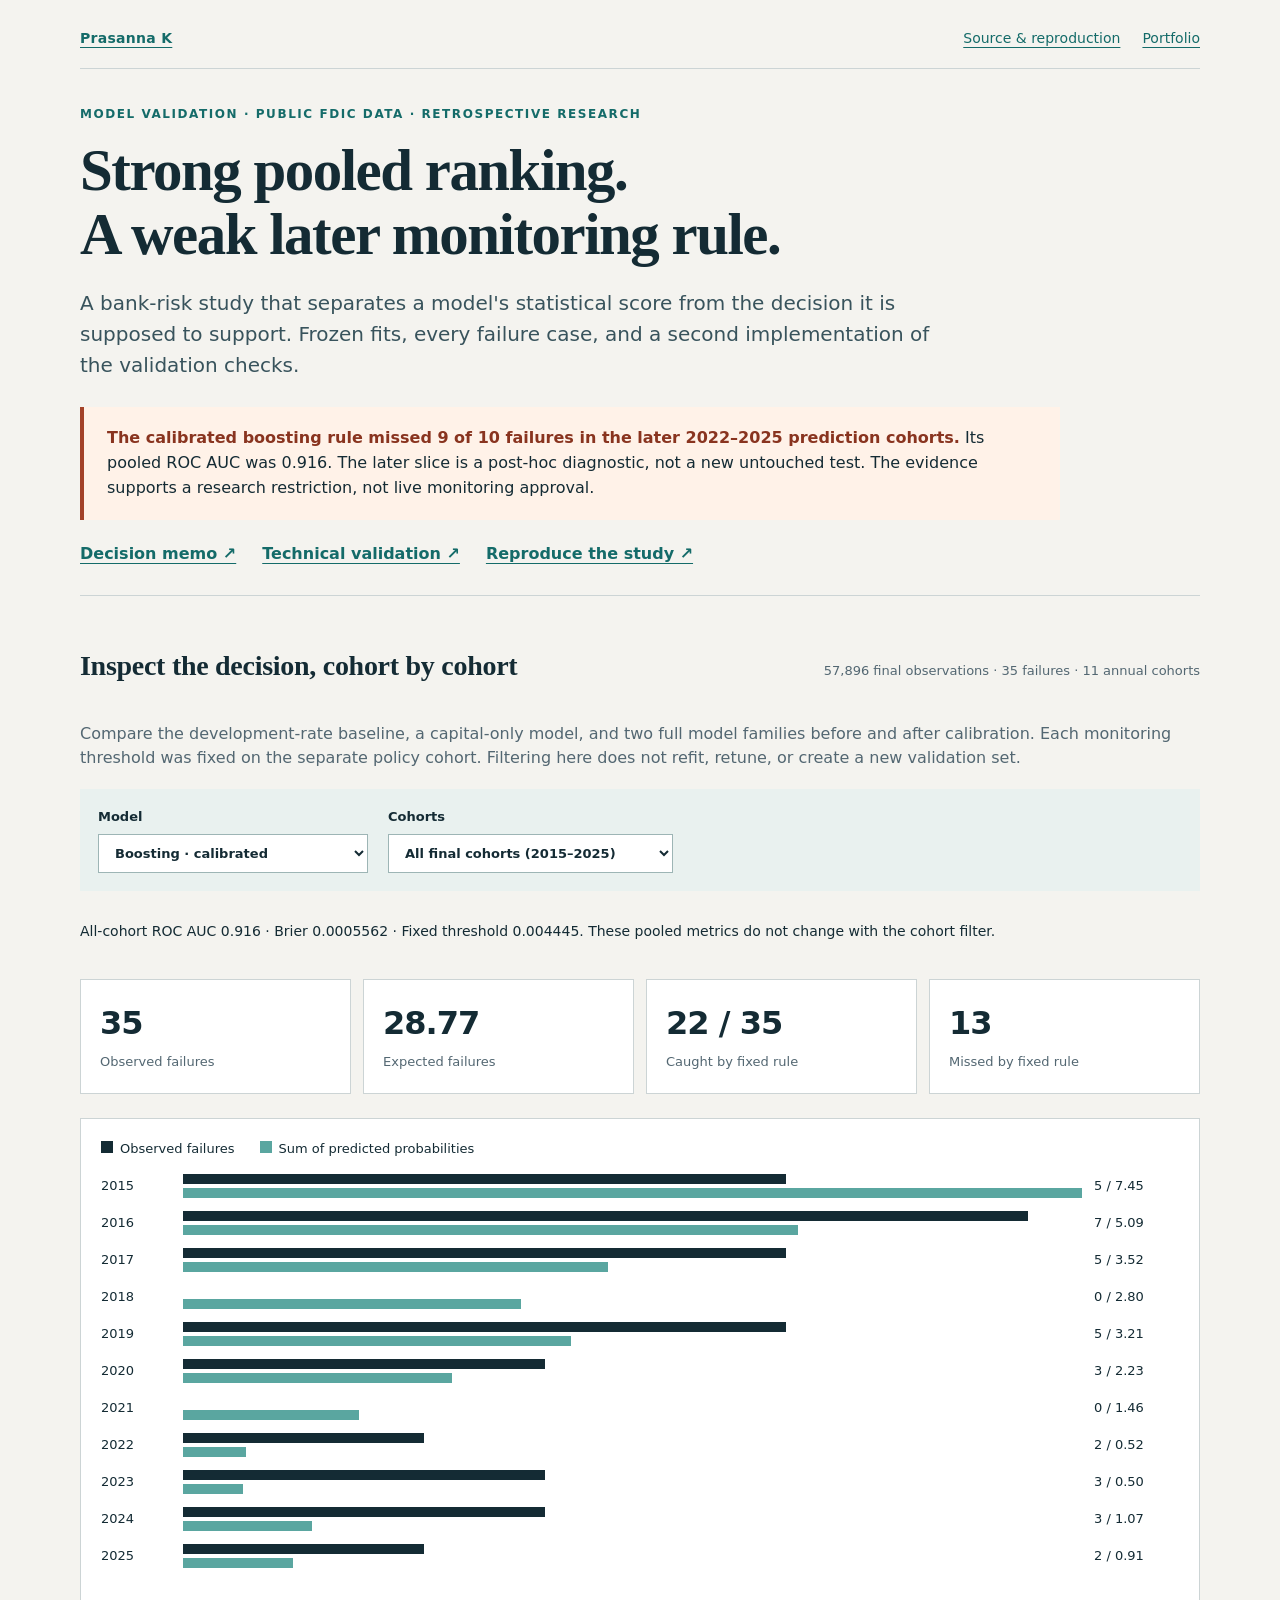
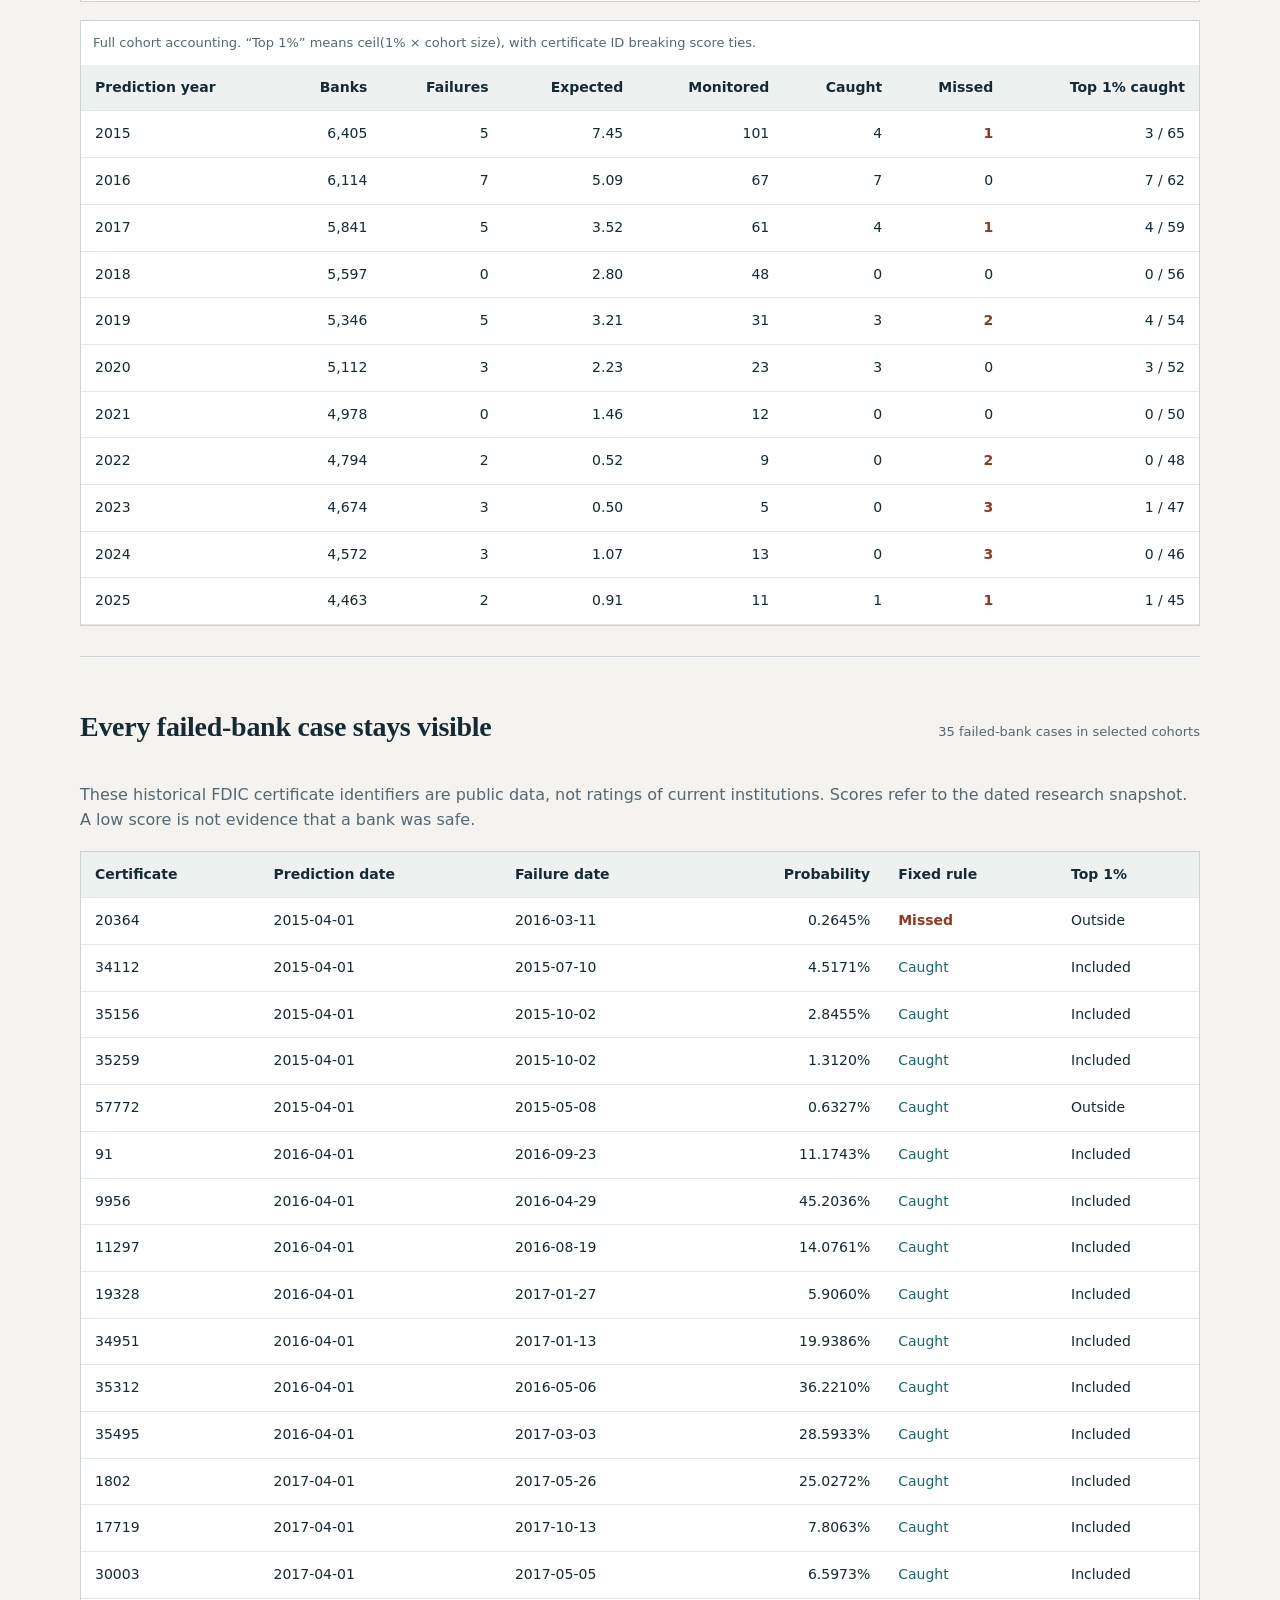
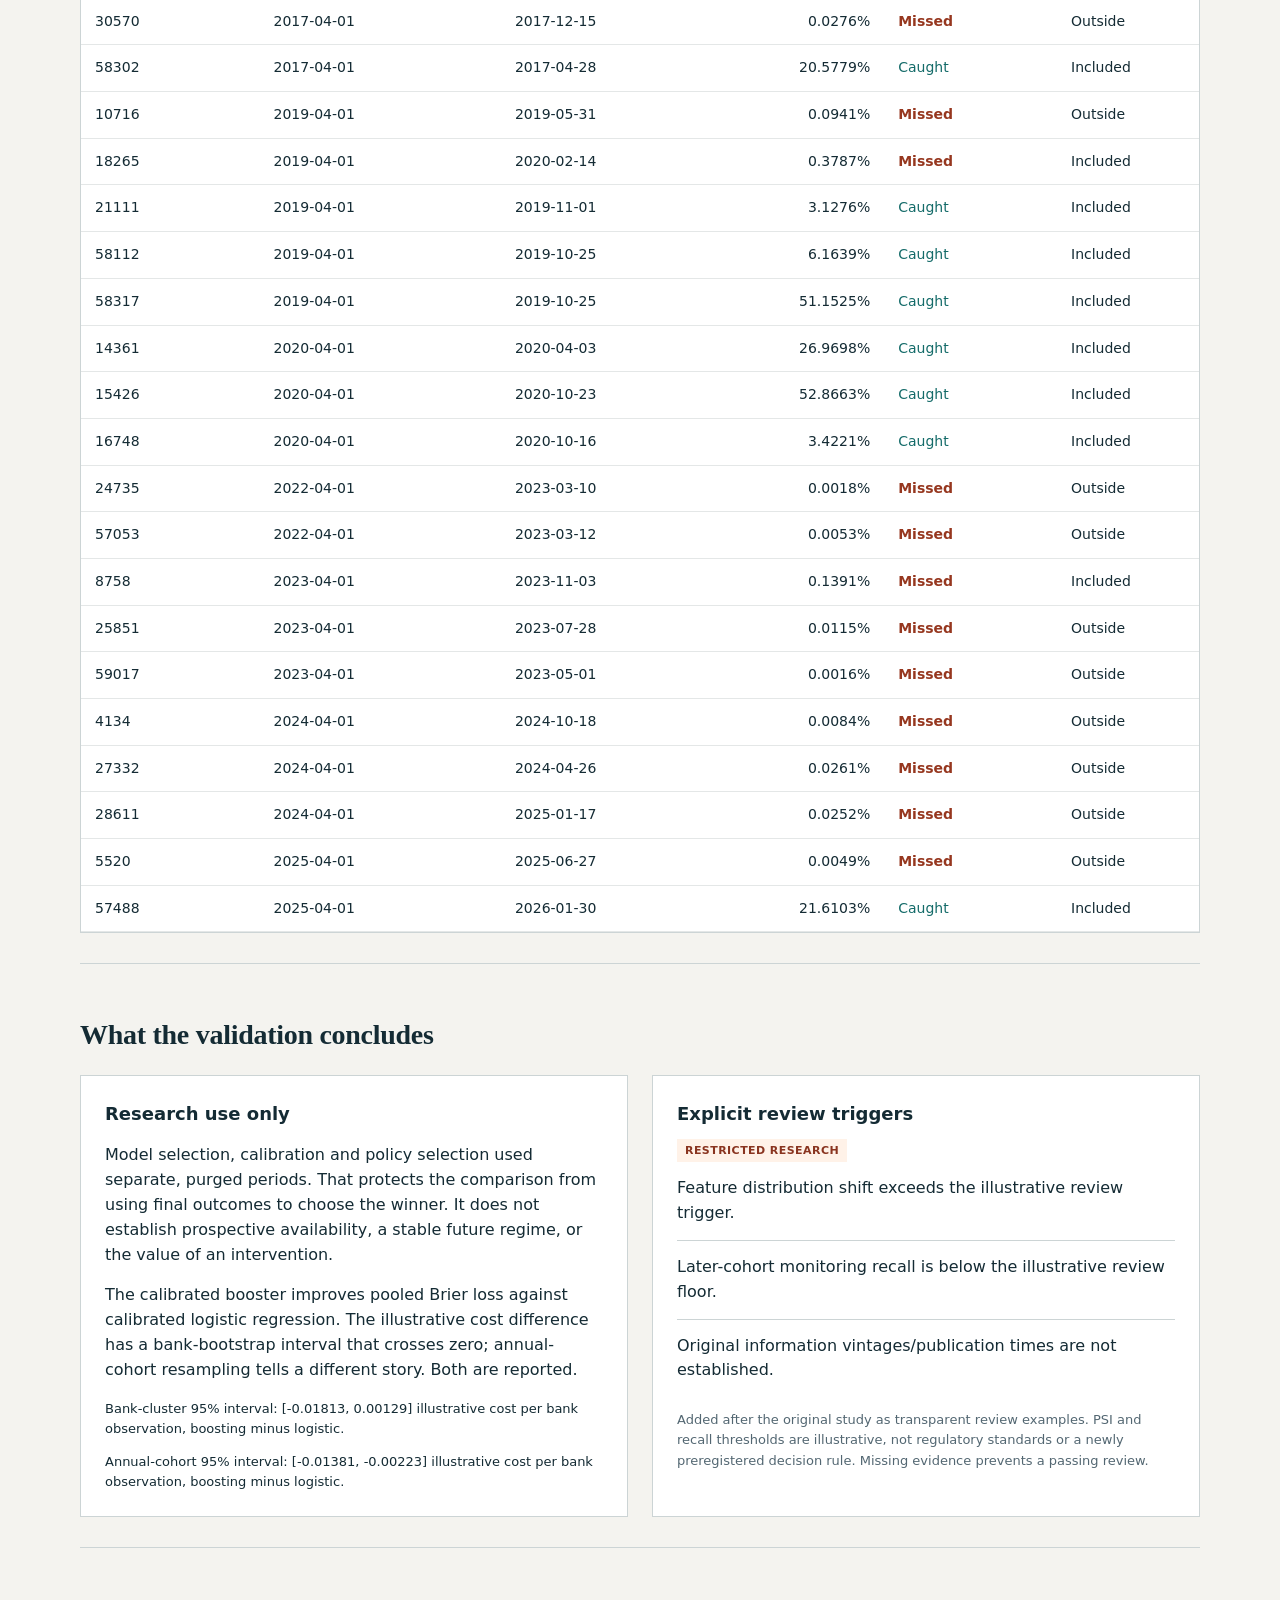
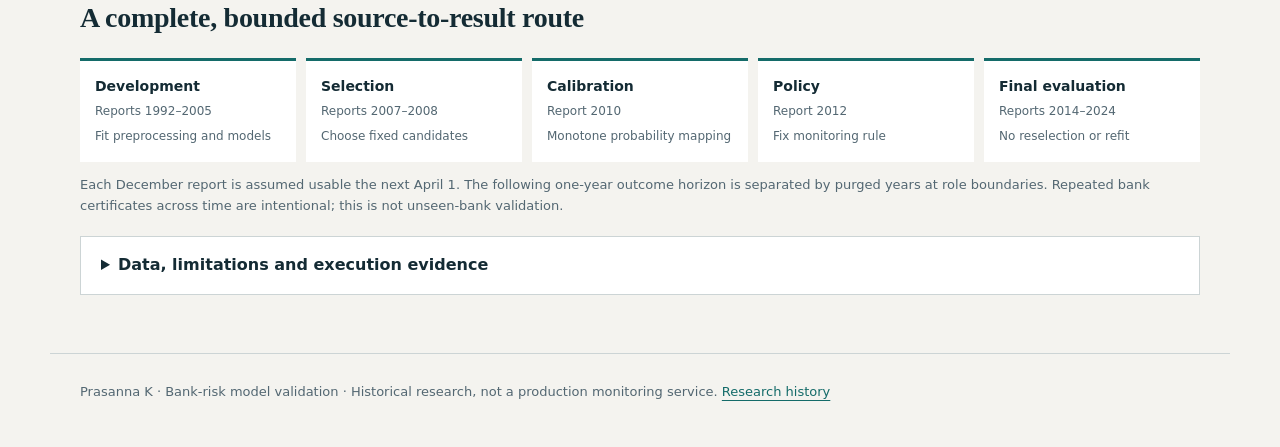
<file: docs/index.html>
<!doctype html>
<html lang="en">
<head>
<meta charset="utf-8"><meta name="viewport" content="width=device-width,initial-scale=1">
<meta name="description" content="Bank-risk validation: why strong pooled ranking did not make a frozen monitoring rule reliable in later cohorts.">
<title>Bank-risk validation | Prasanna K</title>
<style>:root{--ink:#142b34;--muted:#536772;--paper:#f4f3ef;--line:#ccd4d5;--teal:#146b69;--rust:#a34228;--white:#fff;--light:#e9f1ef}
*{box-sizing:border-box}body{margin:0;background:var(--paper);color:var(--ink);font:16px/1.55 system-ui,-apple-system,Segoe UI,sans-serif}
a{color:var(--teal);text-underline-offset:4px}a:focus-visible,select:focus-visible,summary:focus-visible{outline:3px solid #e89f35;outline-offset:3px}
header,main,footer{max-width:1180px;margin:auto;padding:28px 30px}nav{display:flex;justify-content:space-between;gap:20px;flex-wrap:wrap;font-size:14px;border-bottom:1px solid var(--line);padding-bottom:18px}.brand{font-weight:750;letter-spacing:.02em}nav div{display:flex;gap:22px;flex-wrap:wrap}
.eyebrow{text-transform:uppercase;letter-spacing:.13em;font-size:12px;font-weight:750;color:var(--teal);margin-top:36px}
h1{font:600 clamp(35px,4.6vw,61px)/1.08 Georgia,serif;letter-spacing:-.025em;max-width:850px;margin:16px 0 22px}
h2{font:600 28px/1.2 Georgia,serif;letter-spacing:-.01em}h3{font-size:18px;margin:0 0 10px}
.lead{max-width:850px;font-size:20px;color:#38535c}.warning{background:#fff2e8;border-left:4px solid var(--rust);padding:19px 23px;margin:26px 0 0;max-width:980px}.warning strong{color:#89341f}
.links{display:flex;flex-wrap:wrap;gap:12px 26px;margin:22px 0 0}.links a{font-weight:650}main{padding-top:0}
.section{padding:30px 0;border-top:1px solid var(--line)}.section-title{display:flex;align-items:baseline;justify-content:space-between;gap:15px;flex-wrap:wrap}.muted{color:var(--muted)}.small{font-size:13px}
.cards{display:grid;grid-template-columns:repeat(4,1fr);gap:12px;margin:24px 0}.card{background:var(--white);border:1px solid var(--line);padding:19px}.card .value{display:block;font-size:32px;font-weight:650;letter-spacing:-.03em}.card .label{font-size:13px;color:var(--muted)}
.filters{display:flex;gap:20px;flex-wrap:wrap;align-items:end;background:var(--light);padding:18px;margin:18px 0}.filters label{display:flex;flex-direction:column;gap:7px;font-size:13px;font-weight:650}.filters select{padding:10px 36px 10px 12px;border:1px solid #9db5b5;border-radius:0;background:white;color:var(--ink);font:inherit;min-width:220px}
.kpi-line{padding:12px 0;margin:0;font-size:14px}.chart{background:white;border:1px solid var(--line);padding:20px;overflow:auto}
.chart-row{display:grid;grid-template-columns:70px 1fr 85px;align-items:center;gap:12px;margin:13px 0;min-width:380px;font-size:13px}.bars{display:grid;gap:4px}.bar{height:10px;transition:width .18s}.bar.actual{background:var(--ink)}.bar.expected{background:#5aa6a0}
.legend{display:flex;gap:25px;font-size:13px;margin-bottom:15px}.legend span:before{content:"";display:inline-block;width:12px;height:12px;background:var(--ink);margin-right:7px}.legend .expected:before{background:#5aa6a0}
.table-wrap{overflow:auto;background:white;border:1px solid var(--line);margin-top:18px}table{border-collapse:collapse;width:100%;font-size:14px}caption{text-align:left;padding:12px;font-size:13px;color:var(--muted)}
th,td{padding:12px 14px;text-align:left;border-bottom:1px solid #e4e7e7;white-space:nowrap}th{background:#edf1f0;font-weight:650}td.numeric,th.numeric{text-align:right;font-variant-numeric:tabular-nums}.fail{color:#96371f;font-weight:650}.pass{color:#146b69}
.grid{display:grid;grid-template-columns:1fr 1fr;gap:24px}.box{border:1px solid var(--line);background:white;padding:24px}.box p:last-child{margin-bottom:0}.finding{padding:14px 0;border-bottom:1px solid var(--line)}.finding:last-child{border:0}.badge{display:inline-block;padding:3px 8px;font-size:11px;letter-spacing:.04em;background:#fff2e8;color:#89341f;font-weight:700}
.timeline{display:grid;grid-template-columns:repeat(5,1fr);gap:10px;margin-top:20px}.timeline div{padding:15px;background:white;border-top:3px solid var(--teal)}.timeline strong{display:block;font-size:14px}.timeline span{font-size:12px;color:var(--muted)}
details{background:white;border:1px solid var(--line);padding:16px 20px;margin-top:20px}summary{cursor:pointer;font-weight:650}code{font-size:.88em;word-break:break-word}pre{white-space:pre-wrap;background:#e9eeee;padding:18px;font-size:13px;overflow:auto}
footer{border-top:1px solid var(--line);font-size:13px;color:var(--muted);padding-bottom:45px}.empty{padding:20px;color:var(--muted)}
@media(max-width:760px){header,main,footer{padding-left:19px;padding-right:19px}.cards{grid-template-columns:repeat(2,1fr)}.grid{grid-template-columns:1fr}.timeline{grid-template-columns:1fr 1fr}.filters{gap:14px}.filters label,.filters select{width:100%}.lead{font-size:18px}.card .value{font-size:29px}}
@media(prefers-reduced-motion:reduce){.bar{transition:none}}
</style>
</head>
<body>
<header>
<nav aria-label="Primary"><a class="brand" href="https://github.com/Prasanna-K-123">Prasanna K</a><div><a href="https://github.com/Prasanna-K-123/credit-risk-model-validation">Source &amp; reproduction</a><a href="https://prasanna-k-123.github.io/financial-decision-lab/portfolio.html">Portfolio</a></div></nav>
<p class="eyebrow">Model validation · public FDIC data · retrospective research</p>
<h1>Strong pooled ranking.<br>A weak later monitoring rule.</h1>
<p class="lead">A bank-risk study that separates a model's statistical score from the decision it is supposed to support. Frozen fits, every failure case, and a second implementation of the validation checks.</p>
<div class="warning"><strong>The calibrated boosting rule missed 9 of 10 failures in the later 2022–2025 prediction cohorts.</strong> Its pooled ROC AUC was 0.916. The later slice is a post-hoc diagnostic, not a new untouched test. The evidence supports a research restriction, not live monitoring approval.</div>
<div class="links"><a href="https://github.com/Prasanna-K-123/credit-risk-model-validation/blob/main/reports/DECISION_MEMO.md">Decision memo ↗</a><a href="https://github.com/Prasanna-K-123/credit-risk-model-validation/blob/main/reports/VALIDATION_REPORT.md">Technical validation ↗</a><a href="https://github.com/Prasanna-K-123/credit-risk-model-validation/blob/main/docs/REPRODUCE.md">Reproduce the study ↗</a></div>
</header>
<main>
<noscript><p class="warning">The headline and linked reports are available without JavaScript. Enable JavaScript to filter the cohorts and inspect all failure cases.</p></noscript>
<section class="section" aria-labelledby="explore-title">
<div class="section-title"><h2 id="explore-title">Inspect the decision, cohort by cohort</h2><span class="small muted">57,896 final observations · 35 failures · 11 annual cohorts</span></div>
<p class="muted">Compare the development-rate baseline, a capital-only model, and two full model families before and after calibration. Each monitoring threshold was fixed on the separate policy cohort. Filtering here does not refit, retune, or create a new validation set.</p>
<div class="filters"><label>Model<select id="model" aria-label="Model"></select></label><label>Cohorts<select id="cohort" aria-label="Cohorts"><option value="all">All final cohorts (2015–2025)</option><option value="late">Later diagnostic (2022–2025)</option></select></label></div>
<p id="overall" class="kpi-line"></p>
<div id="cards" class="cards" aria-live="polite"></div>
<div class="chart"><div class="legend"><span>Observed failures</span><span class="expected">Sum of predicted probabilities</span></div><div id="bars" role="img" aria-label="Observed and expected failures by annual prediction cohort"></div></div>
<div class="table-wrap"><table><caption>Full cohort accounting. “Top 1%” means ceil(1% × cohort size), with certificate ID breaking score ties.</caption><thead><tr><th>Prediction year</th><th class="numeric">Banks</th><th class="numeric">Failures</th><th class="numeric">Expected</th><th class="numeric">Monitored</th><th class="numeric">Caught</th><th class="numeric">Missed</th><th class="numeric">Top 1% caught</th></tr></thead><tbody id="annual"></tbody></table></div>
</section>
<section class="section" aria-labelledby="cases-title">
<div class="section-title"><h2 id="cases-title">Every failed-bank case stays visible</h2><span id="case-count" class="small muted"></span></div>
<p class="muted">These historical FDIC certificate identifiers are public data, not ratings of current institutions. Scores refer to the dated research snapshot. A low score is not evidence that a bank was safe.</p>
<div class="table-wrap"><table><thead><tr><th>Certificate</th><th>Prediction date</th><th>Failure date</th><th class="numeric">Probability</th><th>Fixed rule</th><th>Top 1%</th></tr></thead><tbody id="cases"></tbody></table></div>
</section>
<section class="section" aria-labelledby="review-title"><h2 id="review-title">What the validation concludes</h2>
<div class="grid"><div class="box"><h3>Research use only</h3>
<p>Model selection, calibration and policy selection used separate, purged periods. That protects the comparison from using final outcomes to choose the winner. It does not establish prospective availability, a stable future regime, or the value of an intervention.</p>
<p>The calibrated booster improves pooled Brier loss against calibrated logistic regression. The illustrative cost difference has a bank-bootstrap interval that crosses zero; annual-cohort resampling tells a different story. Both are reported.</p><div id="intervals"></div></div>
<div class="box"><h3>Explicit review triggers</h3><span class="badge" id="status"></span><div id="findings"></div>
<p class="small muted">Added after the original study as transparent review examples. PSI and recall thresholds are illustrative, not regulatory standards or a newly preregistered decision rule. Missing evidence prevents a passing review.</p></div></div>
</section>
<section class="section"><h2>A complete, bounded source-to-result route</h2>
<div class="timeline"><div><strong>Development</strong><span>Reports 1992–2005<br>Fit preprocessing and models</span></div><div><strong>Selection</strong><span>Reports 2007–2008<br>Choose fixed candidates</span></div><div><strong>Calibration</strong><span>Report 2010<br>Monotone probability mapping</span></div><div><strong>Policy</strong><span>Report 2012<br>Fix monitoring rule</span></div><div><strong>Final evaluation</strong><span>Reports 2014–2024<br>No reselection or refit</span></div></div>
<p class="small muted">Each December report is assumed usable the next April 1. The following one-year outcome horizon is separated by purged years at role boundaries. Repeated bank certificates across time are intentional; this is not unseen-bank validation.</p>
<details><summary>Data, limitations and execution evidence</summary>
<p>237,253 eligible bank-year observations are rebuilt from 29 annual financial extracts plus institution and failure records. Public frozen source objects and the full prediction file are checksum-verified before reuse. Seven registered fits, two monotone calibrators, policy thresholds, paired bank/year bootstrap and the all-case audit are actually replayed.</p>
<p>Current historical source revisions are not original information vintages. Three-month report availability is assumed. Failure with competing nonfailure exits is not borrower PD, LGD, expected credit loss or IFRS 9 compliance. Rare events, annual cadence, nominal bank-size features and dependence across banks/years limit interpretation. No realized savings, bank deployment or regulatory endorsement is claimed.</p>
<p>Original source, protocol and historical results remain frozen. The independent review added on 28 October 2026 checks metrics, every cohort, all failed-bank cases and feature drift. The <a href="https://github.com/Prasanna-K-123/credit-risk-model-validation/blob/main/reports/execution_receipt.json">execution receipt</a> records the actual run and environment.</p>
<pre>python -m venv .venv
# Activate the environment, then:
python -m pip install -r requirements.txt
python -m pytest -q
python scripts/reproduce.py</pre>
</details></section>
</main>
<footer>Prasanna K · Bank-risk model validation · Historical research, not a production monitoring service. <a href="https://github.com/Prasanna-K-123/credit-risk-model-validation/blob/main/RESEARCH_HISTORY.md">Research history</a></footer>
<script id="evidence" type="application/json">{"version":"bank-review-v1","predictions_sha256":"2b1bebfd12eba0febd540a0566486ca18e751a923085e25ee9dc37155a1f6a62","population":{"development":{"rows":148144,"certificates":15637,"failure_events":105,"nonfailure_exits":7143,"first_prediction":"1993-04-01","last_prediction":"2006-04-01","latest_horizon":"2007-04-01"},"selection":{"rows":16649,"certificates":8530,"failure_events":204,"nonfailure_exits":439,"first_prediction":"2008-04-01","last_prediction":"2009-04-01","latest_horizon":"2010-04-01"},"calibration":{"rows":7561,"certificates":7561,"failure_events":82,"nonfailure_exits":182,"first_prediction":"2011-04-01","last_prediction":"2011-04-01","latest_horizon":"2012-04-01"},"policy":{"rows":7003,"certificates":7003,"failure_events":25,"nonfailure_exits":261,"first_prediction":"2013-04-01","last_prediction":"2013-04-01","latest_horizon":"2014-04-01"},"test":{"rows":57896,"certificates":6477,"failure_events":35,"nonfailure_exits":2157,"first_prediction":"2015-04-01","last_prediction":"2025-04-01","latest_horizon":"2026-04-01"}},"source_protocol_sha256":"5a63d52ee80a4ac593830e89bb56ddf280911b8c5c33187e14a69749ad12c1d2","independent_numeric_and_case_checks":1470,"models":{"constant":{"overall":{"brier":0.0006041776709647147,"log_loss":0.005092648228989824,"auc":0.5,"average_precision":0.0006045322647505873,"weighted_cost_per_row":0.06045322647505873,"test_monitor_count":0,"test_caught_failures":0,"test_missed_failures":35,"false_positives":0,"expected_failures":41.03493897829139,"observed_failures":35,"observed_expected_ratio":0.8529316936115333},"threshold":1.0000000000000002,"annual":[{"prediction_date":"2015-04-01","model":"constant","rows":6405,"failures":5,"nonfailure_exits":287,"review_capacity":65,"captured_failures_at_capacity":0,"precision_at_capacity":0.0,"recall_at_capacity":0.0,"brier":0.0007800358912348655,"log_loss":0.006369653992070902,"auc":0.5,"average_precision":0.00078064012490242,"weighted_cost_per_row":0.078064012490242,"test_monitor_count":0,"test_caught_failures":0,"test_missed_failures":5,"false_positives":0,"expected_failures":4.539670860784102,"observed_failures":5,"observed_expected_ratio":1.1014014348908963},{"prediction_date":"2016-04-01","model":"constant","rows":6114,"failures":7,"nonfailure_exits":266,"review_capacity":62,"captured_failures_at_capacity":1,"precision_at_capacity":0.016129032258064516,"recall_at_capacity":0.14285714285714285,"brier":0.0011437927083351566,"log_loss":0.009011097486060054,"auc":0.5,"average_precision":0.001144913313706248,"weighted_cost_per_row":0.1144913313706248,"test_monitor_count":0,"test_caught_failures":0,"test_missed_failures":7,"false_positives":0,"expected_failures":4.3334188357274,"observed_failures":7,"observed_expected_ratio":1.6153527423399847},{"prediction_date":"2017-04-01","model":"constant","rows":5841,"failures":5,"nonfailure_exits":244,"review_capacity":59,"captured_failures_at_capacity":0,"precision_at_capacity":0.0,"recall_at_capacity":0.0,"brier":0.0008553067206491895,"log_loss":0.006916237955028812,"auc":0.5,"average_precision":0.0008560178051703475,"weighted_cost_per_row":0.08560178051703475,"test_monitor_count":0,"test_caught_failures":0,"test_missed_failures":5,"false_positives":0,"expected_failures":4.139924667890702,"observed_failures":5,"observed_expected_ratio":1.2077514450395805},{"prediction_date":"2018-04-01","model":"constant","rows":5597,"failures":0,"nonfailure_exits":259,"review_capacity":56,"captured_failures_at_capacity":0,"precision_at_capacity":0.0,"recall_at_capacity":null,"brier":5.023546939690186e-07,"log_loss":0.0007090211416504055,"auc":null,"average_precision":null,"weighted_cost_per_row":0.0,"test_monitor_count":0,"test_caught_failures":0,"test_missed_failures":0,"false_positives":0,"expected_failures":3.966984825575116,"observed_failures":0,"observed_expected_ratio":0.0},{"prediction_date":"2019-04-01","model":"constant","rows":5346,"failures":5,"nonfailure_exits":242,"review_capacity":54,"captured_failures_at_capacity":0,"precision_at_capacity":0.0,"recall_at_capacity":0.0,"brier":0.0009344552730524505,"log_loss":0.007490980252563851,"auc":0.5,"average_precision":0.0009352787130564908,"weighted_cost_per_row":0.09352787130564909,"test_monitor_count":0,"test_caught_failures":0,"test_missed_failures":5,"false_positives":0,"expected_failures":3.7890835943406413,"observed_failures":5,"observed_expected_ratio":1.3195802825432457},{"prediction_date":"2020-04-01","model":"constant","rows":5112,"failures":3,"nonfailure_exits":138,"review_capacity":52,"captured_failures_at_capacity":0,"precision_at_capacity":0.0,"recall_at_capacity":0.0,"brier":0.0005865249252977768,"log_loss":0.004964461682371447,"auc":0.5,"average_precision":0.0005868544600938967,"weighted_cost_per_row":0.05868544600938967,"test_monitor_count":0,"test_caught_failures":0,"test_missed_failures":3,"false_positives":0,"expected_failures":3.6232314504806133,"observed_failures":3,"observed_expected_ratio":0.8279901632014308},{"prediction_date":"2021-04-01","model":"constant","rows":4978,"failures":0,"nonfailure_exits":192,"review_capacity":50,"captured_failures_at_capacity":0,"precision_at_capacity":0.0,"recall_at_capacity":null,"brier":5.023546939690186e-07,"log_loss":0.0007090211416504055,"auc":null,"average_precision":null,"weighted_cost_per_row":0.0,"test_monitor_count":0,"test_caught_failures":0,"test_missed_failures":0,"false_positives":0,"expected_failures":3.5282562911761532,"observed_failures":0,"observed_expected_ratio":0.0},{"prediction_date":"2022-04-01","model":"constant","rows":4794,"failures":2,"nonfailure_exits":131,"review_capacity":48,"captured_failures_at_capacity":0,"precision_at_capacity":0.0,"recall_at_capacity":0.0,"brier":0.00041709912578653834,"log_loss":0.0037341653558300705,"auc":0.5,"average_precision":0.00041718815185648727,"weighted_cost_per_row":0.041718815185648725,"test_monitor_count":0,"test_caught_failures":0,"test_missed_failures":2,"false_positives":0,"expected_failures":3.3978426395939083,"observed_failures":2,"observed_expected_ratio":0.588608776844071},{"prediction_date":"2023-04-01","model":"constant","rows":4674,"failures":3,"nonfailure_exits":104,"review_capacity":47,"captured_failures_at_capacity":0,"precision_at_capacity":0.0,"recall_at_capacity":0.0,"brier":0.0006414410326842698,"log_loss":0.005363238523799736,"auc":0.5,"average_precision":0.0006418485237483953,"weighted_cost_per_row":0.06418485237483953,"test_monitor_count":0,"test_caught_failures":0,"test_missed_failures":3,"false_positives":0,"expected_failures":3.3127902581272277,"observed_failures":3,"observed_expected_ratio":0.9055810257350694},{"prediction_date":"2024-04-01","model":"constant","rows":4572,"failures":3,"nonfailure_exits":112,"review_capacity":46,"captured_failures_at_capacity":0,"precision_at_capacity":0.0,"recall_at_capacity":0.0,"brier":0.0006557401895423212,"log_loss":0.005467072769858184,"auc":0.5,"average_precision":0.0006561679790026247,"weighted_cost_per_row":0.06561679790026247,"test_monitor_count":0,"test_caught_failures":0,"test_missed_failures":3,"false_positives":0,"expected_failures":3.2404957338805485,"observed_failures":3,"observed_expected_ratio":0.9257842769653793},{"prediction_date":"2025-04-01","model":"constant","rows":4463,"failures":2,"nonfailure_exits":182,"review_capacity":45,"captured_failures_at_capacity":0,"precision_at_capacity":0.0,"recall_at_capacity":0.0,"brier":0.00044799617513263743,"log_loss":0.003958526264387871,"auc":0.5,"average_precision":0.00044812906116961686,"weighted_cost_per_row":0.04481290611696168,"test_monitor_count":0,"test_caught_failures":0,"test_missed_failures":2,"false_positives":0,"expected_failures":3.1632398207149803,"observed_failures":2,"observed_expected_ratio":0.632263158456302}],"failure_cases":[{"certificate":20364,"prediction_date":"2015-04-01","failure_date":"2016-03-11","probability":0.0007087698455556755,"monitored":false,"top_one_percent":false},{"certificate":34112,"prediction_date":"2015-04-01","failure_date":"2015-07-10","probability":0.0007087698455556755,"monitored":false,"top_one_percent":false},{"certificate":35156,"prediction_date":"2015-04-01","failure_date":"2015-10-02","probability":0.0007087698455556755,"monitored":false,"top_one_percent":false},{"certificate":35259,"prediction_date":"2015-04-01","failure_date":"2015-10-02","probability":0.0007087698455556755,"monitored":false,"top_one_percent":false},{"certificate":57772,"prediction_date":"2015-04-01","failure_date":"2015-05-08","probability":0.0007087698455556755,"monitored":false,"top_one_percent":false},{"certificate":91,"prediction_date":"2016-04-01","failure_date":"2016-09-23","probability":0.0007087698455556755,"monitored":false,"top_one_percent":true},{"certificate":9956,"prediction_date":"2016-04-01","failure_date":"2016-04-29","probability":0.0007087698455556755,"monitored":false,"top_one_percent":false},{"certificate":11297,"prediction_date":"2016-04-01","failure_date":"2016-08-19","probability":0.0007087698455556755,"monitored":false,"top_one_percent":false},{"certificate":19328,"prediction_date":"2016-04-01","failure_date":"2017-01-27","probability":0.0007087698455556755,"monitored":false,"top_one_percent":false},{"certificate":34951,"prediction_date":"2016-04-01","failure_date":"2017-01-13","probability":0.0007087698455556755,"monitored":false,"top_one_percent":false},{"certificate":35312,"prediction_date":"2016-04-01","failure_date":"2016-05-06","probability":0.0007087698455556755,"monitored":false,"top_one_percent":false},{"certificate":35495,"prediction_date":"2016-04-01","failure_date":"2017-03-03","probability":0.0007087698455556755,"monitored":false,"top_one_percent":false},{"certificate":1802,"prediction_date":"2017-04-01","failure_date":"2017-05-26","probability":0.0007087698455556755,"monitored":false,"top_one_percent":false},{"certificate":17719,"prediction_date":"2017-04-01","failure_date":"2017-10-13","probability":0.0007087698455556755,"monitored":false,"top_one_percent":false},{"certificate":30003,"prediction_date":"2017-04-01","failure_date":"2017-05-05","probability":0.0007087698455556755,"monitored":false,"top_one_percent":false},{"certificate":30570,"prediction_date":"2017-04-01","failure_date":"2017-12-15","probability":0.0007087698455556755,"monitored":false,"top_one_percent":false},{"certificate":58302,"prediction_date":"2017-04-01","failure_date":"2017-04-28","probability":0.0007087698455556755,"monitored":false,"top_one_percent":false},{"certificate":10716,"prediction_date":"2019-04-01","failure_date":"2019-05-31","probability":0.0007087698455556755,"monitored":false,"top_one_percent":false},{"certificate":18265,"prediction_date":"2019-04-01","failure_date":"2020-02-14","probability":0.0007087698455556755,"monitored":false,"top_one_percent":false},{"certificate":21111,"prediction_date":"2019-04-01","failure_date":"2019-11-01","probability":0.0007087698455556755,"monitored":false,"top_one_percent":false},{"certificate":58112,"prediction_date":"2019-04-01","failure_date":"2019-10-25","probability":0.0007087698455556755,"monitored":false,"top_one_percent":false},{"certificate":58317,"prediction_date":"2019-04-01","failure_date":"2019-10-25","probability":0.0007087698455556755,"monitored":false,"top_one_percent":false},{"certificate":14361,"prediction_date":"2020-04-01","failure_date":"2020-04-03","probability":0.0007087698455556755,"monitored":false,"top_one_percent":false},{"certificate":15426,"prediction_date":"2020-04-01","failure_date":"2020-10-23","probability":0.0007087698455556755,"monitored":false,"top_one_percent":false},{"certificate":16748,"prediction_date":"2020-04-01","failure_date":"2020-10-16","probability":0.0007087698455556755,"monitored":false,"top_one_percent":false},{"certificate":24735,"prediction_date":"2022-04-01","failure_date":"2023-03-10","probability":0.0007087698455556755,"monitored":false,"top_one_percent":false},{"certificate":57053,"prediction_date":"2022-04-01","failure_date":"2023-03-12","probability":0.0007087698455556755,"monitored":false,"top_one_percent":false},{"certificate":8758,"prediction_date":"2023-04-01","failure_date":"2023-11-03","probability":0.0007087698455556755,"monitored":false,"top_one_percent":false},{"certificate":25851,"prediction_date":"2023-04-01","failure_date":"2023-07-28","probability":0.0007087698455556755,"monitored":false,"top_one_percent":false},{"certificate":59017,"prediction_date":"2023-04-01","failure_date":"2023-05-01","probability":0.0007087698455556755,"monitored":false,"top_one_percent":false},{"certificate":4134,"prediction_date":"2024-04-01","failure_date":"2024-10-18","probability":0.0007087698455556755,"monitored":false,"top_one_percent":false},{"certificate":27332,"prediction_date":"2024-04-01","failure_date":"2024-04-26","probability":0.0007087698455556755,"monitored":false,"top_one_percent":false},{"certificate":28611,"prediction_date":"2024-04-01","failure_date":"2025-01-17","probability":0.0007087698455556755,"monitored":false,"top_one_percent":false},{"certificate":5520,"prediction_date":"2025-04-01","failure_date":"2025-06-27","probability":0.0007087698455556755,"monitored":false,"top_one_percent":false},{"certificate":57488,"prediction_date":"2025-04-01","failure_date":"2026-01-30","probability":0.0007087698455556755,"monitored":false,"top_one_percent":false}],"late_posthoc":{"rows":18503,"brier":0.0005401891407875153,"log_loss":0.004627991406682377,"auc":0.5,"average_precision":0.000540452899529806,"weighted_cost_per_row":0.0540452899529806,"test_monitor_count":0,"test_caught_failures":0,"test_missed_failures":10,"false_positives":0,"expected_failures":13.114368452316665,"observed_failures":10,"observed_expected_ratio":0.7625224223613674}},"capital_only":{"overall":{"brier":0.0006040825584902695,"log_loss":0.005026119033297853,"auc":0.918903678026403,"average_precision":0.027756209243049647,"weighted_cost_per_row":0.05095343374326378,"test_monitor_count":1470,"test_caught_failures":20,"test_missed_failures":15,"false_positives":1450,"expected_failures":40.05344406820557,"observed_failures":35,"observed_expected_ratio":0.8738324709455636},"threshold":0.0007582155933582289,"annual":[{"prediction_date":"2015-04-01","model":"capital_only","rows":6405,"failures":5,"nonfailure_exits":287,"review_capacity":65,"captured_failures_at_capacity":3,"precision_at_capacity":0.046153846153846156,"recall_at_capacity":0.6,"brier":0.0007799116634618333,"log_loss":0.006283224401211051,"auc":0.9879375,"average_precision":0.09943175783324483,"weighted_cost_per_row":0.027478532396565183,"test_monitor_count":80,"test_caught_failures":4,"test_missed_failures":1,"false_positives":76,"expected_failures":4.419886864143281,"observed_failures":5,"observed_expected_ratio":1.131250675342606},{"prediction_date":"2016-04-01","model":"capital_only","rows":6114,"failures":7,"nonfailure_exits":266,"review_capacity":62,"captured_failures_at_capacity":5,"precision_at_capacity":0.08064516129032258,"recall_at_capacity":0.7142857142857143,"brier":0.0011436029052640107,"log_loss":0.008881374535482826,"auc":0.9886780977332803,"average_precision":0.27033293157794575,"weighted_cost_per_row":0.04121687929342493,"test_monitor_count":57,"test_caught_failures":5,"test_missed_failures":2,"false_positives":52,"expected_failures":4.213649479594222,"observed_failures":7,"observed_expected_ratio":1.6612677523129202},{"prediction_date":"2017-04-01","model":"capital_only","rows":5841,"failures":5,"nonfailure_exits":244,"review_capacity":59,"captured_failures_at_capacity":3,"precision_at_capacity":0.05084745762711865,"recall_at_capacity":0.6,"brier":0.0008551482017585597,"log_loss":0.006810363225921475,"auc":0.8489033584647019,"average_precision":0.49582161590777635,"weighted_cost_per_row":0.04228727957541517,"test_monitor_count":50,"test_caught_failures":3,"test_missed_failures":2,"false_positives":47,"expected_failures":4.027909174719758,"observed_failures":5,"observed_expected_ratio":1.2413388145346835},{"prediction_date":"2018-04-01","model":"capital_only","rows":5597,"failures":0,"nonfailure_exits":259,"review_capacity":56,"captured_failures_at_capacity":0,"precision_at_capacity":0.0,"recall_at_capacity":null,"brier":4.7558901287913073e-07,"log_loss":0.0006878540086641178,"auc":null,"average_precision":null,"weighted_cost_per_row":0.005896015722708594,"test_monitor_count":33,"test_caught_failures":0,"test_missed_failures":0,"false_positives":33,"expected_failures":3.8485873344488035,"observed_failures":0,"observed_expected_ratio":0.0},{"prediction_date":"2019-04-01","model":"capital_only","rows":5346,"failures":5,"nonfailure_exits":242,"review_capacity":54,"captured_failures_at_capacity":2,"precision_at_capacity":0.037037037037037035,"recall_at_capacity":0.4,"brier":0.0009343430602473474,"log_loss":0.0074117216058031754,"auc":0.9595955813518067,"average_precision":0.23933347988235654,"weighted_cost_per_row":0.059670781893004114,"test_monitor_count":21,"test_caught_failures":2,"test_missed_failures":3,"false_positives":19,"expected_failures":3.6615496414132327,"observed_failures":5,"observed_expected_ratio":1.3655420490407912},{"prediction_date":"2020-04-01","model":"capital_only","rows":5112,"failures":3,"nonfailure_exits":138,"review_capacity":52,"captured_failures_at_capacity":3,"precision_at_capacity":0.057692307692307696,"recall_at_capacity":1.0,"brier":0.0005863855778515476,"log_loss":0.004867553468221799,"auc":0.9996737782997326,"average_precision":0.6984126984126985,"weighted_cost_per_row":0.0011737089201877935,"test_monitor_count":9,"test_caught_failures":3,"test_missed_failures":0,"false_positives":6,"expected_failures":3.472430938038288,"observed_failures":3,"observed_expected_ratio":0.8639480679477004},{"prediction_date":"2021-04-01","model":"capital_only","rows":4978,"failures":0,"nonfailure_exits":192,"review_capacity":50,"captured_failures_at_capacity":0,"precision_at_capacity":0.0,"recall_at_capacity":null,"brier":4.769862316034376e-07,"log_loss":0.0006888335936391481,"auc":null,"average_precision":null,"weighted_cost_per_row":0.0044194455604660505,"test_monitor_count":22,"test_caught_failures":0,"test_missed_failures":0,"false_positives":22,"expected_failures":3.4278258598621285,"observed_failures":0,"observed_expected_ratio":0.0},{"prediction_date":"2022-04-01","model":"capital_only","rows":4794,"failures":2,"nonfailure_exits":131,"review_capacity":48,"captured_failures_at_capacity":0,"precision_at_capacity":0.0,"recall_at_capacity":0.0,"brier":0.0004170496892593934,"log_loss":0.003697573424429896,"auc":0.9794449081803005,"average_precision":0.015310892940626462,"weighted_cost_per_row":0.04651647893199833,"test_monitor_count":23,"test_caught_failures":0,"test_missed_failures":2,"false_positives":23,"expected_failures":3.323369493497772,"observed_failures":2,"observed_expected_ratio":0.6017988682609723},{"prediction_date":"2023-04-01","model":"capital_only","rows":4674,"failures":3,"nonfailure_exits":104,"review_capacity":47,"captured_failures_at_capacity":0,"precision_at_capacity":0.0,"recall_at_capacity":0.0,"brier":0.0006413865457853958,"log_loss":0.005323458322363704,"auc":0.8169556840077071,"average_precision":0.00345648983625317,"weighted_cost_per_row":0.16538296961916987,"test_monitor_count":574,"test_caught_failures":1,"test_missed_failures":2,"false_positives":573,"expected_failures":3.3207642816776834,"observed_failures":3,"observed_expected_ratio":0.9034064888473113},{"prediction_date":"2024-04-01","model":"capital_only","rows":4572,"failures":3,"nonfailure_exits":112,"review_capacity":46,"captured_failures_at_capacity":1,"precision_at_capacity":0.021739130434782608,"recall_at_capacity":0.3333333333333333,"brier":0.0006556980753429158,"log_loss":0.005436655843610629,"auc":0.5664259137666885,"average_precision":0.013381566125671073,"weighted_cost_per_row":0.1167979002624672,"test_monitor_count":335,"test_caught_failures":1,"test_missed_failures":2,"false_positives":334,"expected_failures":3.213749909562249,"observed_failures":3,"observed_expected_ratio":0.9334889410883361},{"prediction_date":"2025-04-01","model":"capital_only","rows":4463,"failures":2,"nonfailure_exits":182,"review_capacity":45,"captured_failures_at_capacity":1,"precision_at_capacity":0.022222222222222223,"recall_at_capacity":0.5,"brier":0.0004479172941115776,"log_loss":0.003902923703175296,"auc":0.9660390047074646,"average_precision":0.026248399487836107,"weighted_cost_per_row":0.08178355366345508,"test_monitor_count":266,"test_caught_failures":1,"test_missed_failures":1,"false_positives":265,"expected_failures":3.1237210912481563,"observed_failures":2,"observed_expected_ratio":0.640262027747443}],"failure_cases":[{"certificate":20364,"prediction_date":"2015-04-01","failure_date":"2016-03-11","probability":0.0007375227510027549,"monitored":false,"top_one_percent":false},{"certificate":34112,"prediction_date":"2015-04-01","failure_date":"2015-07-10","probability":0.0008084824866210573,"monitored":true,"top_one_percent":true},{"certificate":35156,"prediction_date":"2015-04-01","failure_date":"2015-10-02","probability":0.0007607982342317357,"monitored":true,"top_one_percent":false},{"certificate":35259,"prediction_date":"2015-04-01","failure_date":"2015-10-02","probability":0.0007794473343118283,"monitored":true,"top_one_percent":true},{"certificate":57772,"prediction_date":"2015-04-01","failure_date":"2015-05-08","probability":0.000780273434104596,"monitored":true,"top_one_percent":true},{"certificate":91,"prediction_date":"2016-04-01","failure_date":"2016-09-23","probability":0.0007399808313673482,"monitored":false,"top_one_percent":false},{"certificate":9956,"prediction_date":"2016-04-01","failure_date":"2016-04-29","probability":0.0008159817500446824,"monitored":true,"top_one_percent":true},{"certificate":11297,"prediction_date":"2016-04-01","failure_date":"2016-08-19","probability":0.0007968489277073322,"monitored":true,"top_one_percent":true},{"certificate":19328,"prediction_date":"2016-04-01","failure_date":"2017-01-27","probability":0.0007335154482151348,"monitored":false,"top_one_percent":false},{"certificate":34951,"prediction_date":"2016-04-01","failure_date":"2017-01-13","probability":0.0008023067321038886,"monitored":true,"top_one_percent":true},{"certificate":35312,"prediction_date":"2016-04-01","failure_date":"2016-05-06","probability":0.0007975146094252709,"monitored":true,"top_one_percent":true},{"certificate":35495,"prediction_date":"2016-04-01","failure_date":"2017-03-03","probability":0.0007797480920766067,"monitored":true,"top_one_percent":true},{"certificate":1802,"prediction_date":"2017-04-01","failure_date":"2017-05-26","probability":0.000818081449278987,"monitored":true,"top_one_percent":true},{"certificate":17719,"prediction_date":"2017-04-01","failure_date":"2017-10-13","probability":0.0007485004745857052,"monitored":false,"top_one_percent":false},{"certificate":30003,"prediction_date":"2017-04-01","failure_date":"2017-05-05","probability":0.0008075830124153737,"monitored":true,"top_one_percent":true},{"certificate":30570,"prediction_date":"2017-04-01","failure_date":"2017-12-15","probability":0.0006790697728077066,"monitored":false,"top_one_percent":false},{"certificate":58302,"prediction_date":"2017-04-01","failure_date":"2017-04-28","probability":0.0008834072433232988,"monitored":true,"top_one_percent":true},{"certificate":10716,"prediction_date":"2019-04-01","failure_date":"2019-05-31","probability":0.000721423702164675,"monitored":false,"top_one_percent":false},{"certificate":18265,"prediction_date":"2019-04-01","failure_date":"2020-02-14","probability":0.0007342740553653826,"monitored":false,"top_one_percent":false},{"certificate":21111,"prediction_date":"2019-04-01","failure_date":"2019-11-01","probability":0.0008040533424607586,"monitored":true,"top_one_percent":true},{"certificate":58112,"prediction_date":"2019-04-01","failure_date":"2019-10-25","probability":0.0007323645727596583,"monitored":false,"top_one_percent":false},{"certificate":58317,"prediction_date":"2019-04-01","failure_date":"2019-10-25","probability":0.0007708423527018642,"monitored":true,"top_one_percent":true},{"certificate":14361,"prediction_date":"2020-04-01","failure_date":"2020-04-03","probability":0.000815648724346232,"monitored":true,"top_one_percent":true},{"certificate":15426,"prediction_date":"2020-04-01","failure_date":"2020-10-23","probability":0.0007679335056293405,"monitored":true,"top_one_percent":true},{"certificate":16748,"prediction_date":"2020-04-01","failure_date":"2020-10-16","probability":0.0008020279741231903,"monitored":true,"top_one_percent":true},{"certificate":24735,"prediction_date":"2022-04-01","failure_date":"2023-03-10","probability":0.0007424956683563363,"monitored":false,"top_one_percent":false},{"certificate":57053,"prediction_date":"2022-04-01","failure_date":"2023-03-12","probability":0.0007483529060630873,"monitored":false,"top_one_percent":false},{"certificate":8758,"prediction_date":"2023-04-01","failure_date":"2023-11-03","probability":0.0007828268266688615,"monitored":true,"top_one_percent":false},{"certificate":25851,"prediction_date":"2023-04-01","failure_date":"2023-07-28","probability":0.0007573936024369536,"monitored":false,"top_one_percent":false},{"certificate":59017,"prediction_date":"2023-04-01","failure_date":"2023-05-01","probability":0.0007289296699805614,"monitored":false,"top_one_percent":false},{"certificate":4134,"prediction_date":"2024-04-01","failure_date":"2024-10-18","probability":0.0007020560725326154,"monitored":false,"top_one_percent":false},{"certificate":27332,"prediction_date":"2024-04-01","failure_date":"2024-04-26","probability":0.0008108860427778096,"monitored":true,"top_one_percent":true},{"certificate":28611,"prediction_date":"2024-04-01","failure_date":"2025-01-17","probability":0.0006997168694128393,"monitored":false,"top_one_percent":false},{"certificate":5520,"prediction_date":"2025-04-01","failure_date":"2025-06-27","probability":0.0007564880547809367,"monitored":false,"top_one_percent":false},{"certificate":57488,"prediction_date":"2025-04-01","failure_date":"2026-01-30","probability":0.0008179770817857418,"monitored":true,"top_one_percent":true}],"late_posthoc":{"rows":18503,"brier":0.0005401331356752015,"log_loss":0.004587534464665408,"auc":0.806986427296815,"average_precision":0.005578125169624823,"weighted_cost_per_row":0.10241582446089824,"test_monitor_count":1198,"test_caught_failures":3,"test_missed_failures":7,"false_positives":1195,"expected_failures":12.98160477598586,"observed_failures":10,"observed_expected_ratio":0.7703207864176077}},"logistic_raw":{"overall":{"brier":0.0005975114916846253,"log_loss":0.004227011038180994,"auc":0.8380601787041357,"average_precision":0.052297494482659766,"weighted_cost_per_row":0.03673828934641426,"test_monitor_count":445,"test_caught_failures":18,"test_missed_failures":17,"false_positives":427,"expected_failures":39.552011428793904,"observed_failures":35,"observed_expected_ratio":0.8849107475358374},"threshold":0.0032041661921832637,"annual":[{"prediction_date":"2015-04-01","model":"logistic_raw","rows":6405,"failures":5,"nonfailure_exits":287,"review_capacity":65,"captured_failures_at_capacity":3,"precision_at_capacity":0.046153846153846156,"recall_at_capacity":0.6,"brier":0.0007774255912831705,"log_loss":0.005014857597626663,"auc":0.96046875,"average_precision":0.04117109772350952,"weighted_cost_per_row":0.0507416081186573,"test_monitor_count":128,"test_caught_failures":3,"test_missed_failures":2,"false_positives":125,"expected_failures":5.202886890429446,"observed_failures":5,"observed_expected_ratio":0.9610049392381275},{"prediction_date":"2016-04-01","model":"logistic_raw","rows":6114,"failures":7,"nonfailure_exits":266,"review_capacity":62,"captured_failures_at_capacity":5,"precision_at_capacity":0.08064516129032258,"recall_at_capacity":0.7142857142857143,"brier":0.001127742694174718,"log_loss":0.006424061261503645,"auc":0.9937308475052048,"average_precision":0.11566864087674474,"weighted_cost_per_row":0.029113509977101732,"test_monitor_count":84,"test_caught_failures":6,"test_missed_failures":1,"false_positives":78,"expected_failures":4.702464573437794,"observed_failures":7,"observed_expected_ratio":1.4885811239365838},{"prediction_date":"2017-04-01","model":"logistic_raw","rows":5841,"failures":5,"nonfailure_exits":244,"review_capacity":59,"captured_failures_at_capacity":3,"precision_at_capacity":0.05084745762711865,"recall_at_capacity":0.6,"brier":0.0008448622486441933,"log_loss":0.005205281197072473,"auc":0.9769019876627827,"average_precision":0.11106937352233102,"weighted_cost_per_row":0.04468412942989214,"test_monitor_count":64,"test_caught_failures":3,"test_missed_failures":2,"false_positives":61,"expected_failures":4.45085014570482,"observed_failures":5,"observed_expected_ratio":1.1233808904631677},{"prediction_date":"2018-04-01","model":"logistic_raw","rows":5597,"failures":0,"nonfailure_exits":259,"review_capacity":56,"captured_failures_at_capacity":0,"precision_at_capacity":0.0,"recall_at_capacity":null,"brier":2.1494483845877734e-06,"log_loss":0.0007445749006324156,"auc":null,"average_precision":null,"weighted_cost_per_row":0.00982669287118099,"test_monitor_count":55,"test_caught_failures":0,"test_missed_failures":0,"false_positives":55,"expected_failures":4.161227556465638,"observed_failures":0,"observed_expected_ratio":0.0},{"prediction_date":"2019-04-01","model":"logistic_raw","rows":5346,"failures":5,"nonfailure_exits":242,"review_capacity":54,"captured_failures_at_capacity":3,"precision_at_capacity":0.05555555555555555,"recall_at_capacity":0.6,"brier":0.0009258103212908594,"log_loss":0.006019763504295707,"auc":0.9104287586594271,"average_precision":0.10788060782880395,"weighted_cost_per_row":0.04264870931537598,"test_monitor_count":31,"test_caught_failures":3,"test_missed_failures":2,"false_positives":28,"expected_failures":3.8916485237763663,"observed_failures":5,"observed_expected_ratio":1.2848025636056453},{"prediction_date":"2020-04-01","model":"logistic_raw","rows":5112,"failures":3,"nonfailure_exits":138,"review_capacity":52,"captured_failures_at_capacity":3,"precision_at_capacity":0.057692307692307696,"recall_at_capacity":1.0,"brier":0.0005502640063500337,"log_loss":0.002914559400005755,"auc":0.999608533959679,"average_precision":0.7777777777777777,"weighted_cost_per_row":0.004890453834115806,"test_monitor_count":28,"test_caught_failures":3,"test_missed_failures":0,"false_positives":25,"expected_failures":3.8771244002111143,"observed_failures":3,"observed_expected_ratio":0.7737693430307901},{"prediction_date":"2021-04-01","model":"logistic_raw","rows":4978,"failures":0,"nonfailure_exits":192,"review_capacity":50,"captured_failures_at_capacity":0,"precision_at_capacity":0.0,"recall_at_capacity":null,"brier":7.745815058768952e-07,"log_loss":0.000615551921563235,"auc":null,"average_precision":null,"weighted_cost_per_row":0.0026114905584572116,"test_monitor_count":13,"test_caught_failures":0,"test_missed_failures":0,"false_positives":13,"expected_failures":3.062281824648149,"observed_failures":0,"observed_expected_ratio":0.0},{"prediction_date":"2022-04-01","model":"logistic_raw","rows":4794,"failures":2,"nonfailure_exits":131,"review_capacity":48,"captured_failures_at_capacity":0,"precision_at_capacity":0.0,"recall_at_capacity":0.0,"brier":0.0004197160587369866,"log_loss":0.004335903476418639,"auc":0.1736227045075125,"average_precision":0.0003678197600372013,"weighted_cost_per_row":0.04276178556528994,"test_monitor_count":5,"test_caught_failures":0,"test_missed_failures":2,"false_positives":5,"expected_failures":2.5295648686996124,"observed_failures":2,"observed_expected_ratio":0.7906498167916727},{"prediction_date":"2023-04-01","model":"logistic_raw","rows":4674,"failures":3,"nonfailure_exits":104,"review_capacity":47,"captured_failures_at_capacity":0,"precision_at_capacity":0.0,"recall_at_capacity":0.0,"brier":0.000641753954439776,"log_loss":0.005487084314719718,"auc":0.5464925426389781,"average_precision":0.0011306676956731724,"weighted_cost_per_row":0.06611039794608473,"test_monitor_count":9,"test_caught_failures":0,"test_missed_failures":3,"false_positives":9,"expected_failures":2.439879771973013,"observed_failures":3,"observed_expected_ratio":1.22956878222489},{"prediction_date":"2024-04-01","model":"logistic_raw","rows":4572,"failures":3,"nonfailure_exits":112,"review_capacity":46,"captured_failures_at_capacity":0,"precision_at_capacity":0.0,"recall_at_capacity":0.0,"brier":0.0006553638825879065,"log_loss":0.005571570112779719,"auc":0.6506894287590281,"average_precision":0.005675769413027381,"weighted_cost_per_row":0.06780402449693788,"test_monitor_count":10,"test_caught_failures":0,"test_missed_failures":3,"false_positives":10,"expected_failures":2.4640861421182665,"observed_failures":3,"observed_expected_ratio":1.2174899037502933},{"prediction_date":"2025-04-01","model":"logistic_raw","rows":4463,"failures":2,"nonfailure_exits":182,"review_capacity":45,"captured_failures_at_capacity":0,"precision_at_capacity":0.0,"recall_at_capacity":0.0,"brier":0.00044768918589150036,"log_loss":0.003743547319972877,"auc":0.7038780542479265,"average_precision":0.007740989294437216,"weighted_cost_per_row":0.04884606766748824,"test_monitor_count":18,"test_caught_failures":0,"test_missed_failures":2,"false_positives":18,"expected_failures":2.7699967313296825,"observed_failures":2,"observed_expected_ratio":0.7220225126547133}],"failure_cases":[{"certificate":20364,"prediction_date":"2015-04-01","failure_date":"2016-03-11","probability":0.009313312346576896,"monitored":true,"top_one_percent":true},{"certificate":34112,"prediction_date":"2015-04-01","failure_date":"2015-07-10","probability":0.0011992853681625723,"monitored":false,"top_one_percent":false},{"certificate":35156,"prediction_date":"2015-04-01","failure_date":"2015-10-02","probability":0.0027279013732326735,"monitored":false,"top_one_percent":false},{"certificate":35259,"prediction_date":"2015-04-01","failure_date":"2015-10-02","probability":0.007970876049674393,"monitored":true,"top_one_percent":true},{"certificate":57772,"prediction_date":"2015-04-01","failure_date":"2015-05-08","probability":0.008325267735509888,"monitored":true,"top_one_percent":true},{"certificate":91,"prediction_date":"2016-04-01","failure_date":"2016-09-23","probability":0.021507757026507316,"monitored":true,"top_one_percent":true},{"certificate":9956,"prediction_date":"2016-04-01","failure_date":"2016-04-29","probability":0.008371615487412068,"monitored":true,"top_one_percent":true},{"certificate":11297,"prediction_date":"2016-04-01","failure_date":"2016-08-19","probability":0.004530524722909607,"monitored":true,"top_one_percent":true},{"certificate":19328,"prediction_date":"2016-04-01","failure_date":"2017-01-27","probability":0.005739389175379038,"monitored":true,"top_one_percent":true},{"certificate":34951,"prediction_date":"2016-04-01","failure_date":"2017-01-13","probability":0.01795610869861335,"monitored":true,"top_one_percent":true},{"certificate":35312,"prediction_date":"2016-04-01","failure_date":"2016-05-06","probability":0.002979474886942302,"monitored":false,"top_one_percent":false},{"certificate":35495,"prediction_date":"2016-04-01","failure_date":"2017-03-03","probability":0.003656215524249944,"monitored":true,"top_one_percent":false},{"certificate":1802,"prediction_date":"2017-04-01","failure_date":"2017-05-26","probability":0.014676537702339799,"monitored":true,"top_one_percent":true},{"certificate":17719,"prediction_date":"2017-04-01","failure_date":"2017-10-13","probability":0.006429159617582065,"monitored":true,"top_one_percent":true},{"certificate":30003,"prediction_date":"2017-04-01","failure_date":"2017-05-05","probability":0.0020122742361617053,"monitored":false,"top_one_percent":false},{"certificate":30570,"prediction_date":"2017-04-01","failure_date":"2017-12-15","probability":0.0015726290432175297,"monitored":false,"top_one_percent":false},{"certificate":58302,"prediction_date":"2017-04-01","failure_date":"2017-04-28","probability":0.017356144947187725,"monitored":true,"top_one_percent":true},{"certificate":10716,"prediction_date":"2019-04-01","failure_date":"2019-05-31","probability":0.001015900168624821,"monitored":false,"top_one_percent":false},{"certificate":18265,"prediction_date":"2019-04-01","failure_date":"2020-02-14","probability":0.004212813861935933,"monitored":true,"top_one_percent":true},{"certificate":21111,"prediction_date":"2019-04-01","failure_date":"2019-11-01","probability":0.0010078427449033596,"monitored":false,"top_one_percent":false},{"certificate":58112,"prediction_date":"2019-04-01","failure_date":"2019-10-25","probability":0.01469698801053625,"monitored":true,"top_one_percent":true},{"certificate":58317,"prediction_date":"2019-04-01","failure_date":"2019-10-25","probability":0.00795635857472512,"monitored":true,"top_one_percent":true},{"certificate":14361,"prediction_date":"2020-04-01","failure_date":"2020-04-03","probability":0.06377105906590587,"monitored":true,"top_one_percent":true},{"certificate":15426,"prediction_date":"2020-04-01","failure_date":"2020-10-23","probability":0.026337904269486782,"monitored":true,"top_one_percent":true},{"certificate":16748,"prediction_date":"2020-04-01","failure_date":"2020-10-16","probability":0.008836785762512886,"monitored":true,"top_one_percent":true},{"certificate":24735,"prediction_date":"2022-04-01","failure_date":"2023-03-10","probability":4.7277452160322023e-05,"monitored":false,"top_one_percent":false},{"certificate":57053,"prediction_date":"2022-04-01","failure_date":"2023-03-12","probability":0.00025080668145541175,"monitored":false,"top_one_percent":false},{"certificate":8758,"prediction_date":"2023-04-01","failure_date":"2023-11-03","probability":0.0009852135472035659,"monitored":false,"top_one_percent":false},{"certificate":25851,"prediction_date":"2023-04-01","failure_date":"2023-07-28","probability":0.0002140062842733052,"monitored":false,"top_one_percent":false},{"certificate":59017,"prediction_date":"2023-04-01","failure_date":"2023-05-01","probability":0.0003957164870062834,"monitored":false,"top_one_percent":false},{"certificate":4134,"prediction_date":"2024-04-01","failure_date":"2024-10-18","probability":0.0014714186495905304,"monitored":false,"top_one_percent":false},{"certificate":27332,"prediction_date":"2024-04-01","failure_date":"2024-04-26","probability":4.5333277090434556e-05,"monitored":false,"top_one_percent":false},{"certificate":28611,"prediction_date":"2024-04-01","failure_date":"2025-01-17","probability":0.0015216287315371897,"monitored":false,"top_one_percent":false},{"certificate":5520,"prediction_date":"2025-04-01","failure_date":"2025-06-27","probability":0.0004192112916979939,"monitored":false,"top_one_percent":false},{"certificate":57488,"prediction_date":"2025-04-01","failure_date":"2026-01-30","probability":0.0021095072032443272,"monitored":false,"top_one_percent":false}],"late_posthoc":{"rows":18503,"brier":0.0005407791858867373,"log_loss":0.004789148981117587,"auc":0.5338722759963228,"average_precision":0.0016991540134503715,"weighted_cost_per_row":0.05631519213100578,"test_monitor_count":42,"test_caught_failures":0,"test_missed_failures":10,"false_positives":42,"expected_failures":10.203527514120575,"observed_failures":10,"observed_expected_ratio":0.9800532204339221}},"logistic_calibrated":{"overall":{"brier":0.0006356473328584902,"log_loss":0.005461052482136816,"auc":0.8380601787041357,"average_precision":0.052297494482659766,"weighted_cost_per_row":0.03673828934641426,"test_monitor_count":445,"test_caught_failures":18,"test_missed_failures":17,"false_positives":427,"expected_failures":166.39751057454163,"observed_failures":35,"observed_expected_ratio":0.21033968524619806},"threshold":0.01778927616981034,"annual":[{"prediction_date":"2015-04-01","model":"logistic_calibrated","rows":6405,"failures":5,"nonfailure_exits":287,"review_capacity":65,"captured_failures_at_capacity":3,"precision_at_capacity":0.046153846153846156,"recall_at_capacity":0.6,"brier":0.0010129679008787115,"log_loss":0.006781057543221091,"auc":0.96046875,"average_precision":0.04117109772350952,"weighted_cost_per_row":0.0507416081186573,"test_monitor_count":128,"test_caught_failures":3,"test_missed_failures":2,"false_positives":125,"expected_failures":24.350555861963443,"observed_failures":5,"observed_expected_ratio":0.20533412166619996},{"prediction_date":"2016-04-01","model":"logistic_calibrated","rows":6114,"failures":7,"nonfailure_exits":266,"review_capacity":62,"captured_failures_at_capacity":5,"precision_at_capacity":0.08064516129032258,"recall_at_capacity":0.7142857142857143,"brier":0.001162483537576646,"log_loss":0.0069901966776706684,"auc":0.9937308475052048,"average_precision":0.11566864087674472,"weighted_cost_per_row":0.029113509977101732,"test_monitor_count":84,"test_caught_failures":6,"test_missed_failures":1,"false_positives":78,"expected_failures":21.103076925316685,"observed_failures":7,"observed_expected_ratio":0.3317051833139235},{"prediction_date":"2017-04-01","model":"logistic_calibrated","rows":5841,"failures":5,"nonfailure_exits":244,"review_capacity":59,"captured_failures_at_capacity":3,"precision_at_capacity":0.05084745762711865,"recall_at_capacity":0.6,"brier":0.0008851990510035932,"log_loss":0.00625602668656226,"auc":0.9769019876627827,"average_precision":0.11106937352233102,"weighted_cost_per_row":0.04468412942989214,"test_monitor_count":64,"test_caught_failures":3,"test_missed_failures":2,"false_positives":61,"expected_failures":19.453176438459185,"observed_failures":5,"observed_expected_ratio":0.25702743281117496},{"prediction_date":"2018-04-01","model":"logistic_calibrated","rows":5597,"failures":0,"nonfailure_exits":259,"review_capacity":56,"captured_failures_at_capacity":0,"precision_at_capacity":0.0,"recall_at_capacity":null,"brier":8.96034470545462e-05,"log_loss":0.0032149915284277733,"auc":null,"average_precision":null,"weighted_cost_per_row":0.00982669287118099,"test_monitor_count":55,"test_caught_failures":0,"test_missed_failures":0,"false_positives":55,"expected_failures":17.660740533252387,"observed_failures":0,"observed_expected_ratio":0.0},{"prediction_date":"2019-04-01","model":"logistic_calibrated","rows":5346,"failures":5,"nonfailure_exits":242,"review_capacity":54,"captured_failures_at_capacity":3,"precision_at_capacity":0.05555555555555555,"recall_at_capacity":0.6,"brier":0.000910730626468468,"log_loss":0.006719375553261458,"auc":0.9104287586594271,"average_precision":0.10788060782880395,"weighted_cost_per_row":0.04264870931537598,"test_monitor_count":31,"test_caught_failures":3,"test_missed_failures":2,"false_positives":28,"expected_failures":16.24605738160922,"observed_failures":5,"observed_expected_ratio":0.3077669789385377},{"prediction_date":"2020-04-01","model":"logistic_calibrated","rows":5112,"failures":3,"nonfailure_exits":138,"review_capacity":52,"captured_failures_at_capacity":3,"precision_at_capacity":0.057692307692307696,"recall_at_capacity":1.0,"brier":0.00038481374742255605,"log_loss":0.00406743817413011,"auc":0.999608533959679,"average_precision":0.7777777777777777,"weighted_cost_per_row":0.004890453834115806,"test_monitor_count":28,"test_caught_failures":3,"test_missed_failures":0,"false_positives":25,"expected_failures":16.39861644489346,"observed_failures":3,"observed_expected_ratio":0.18294226284768078},{"prediction_date":"2021-04-01","model":"logistic_calibrated","rows":4978,"failures":0,"nonfailure_exits":192,"review_capacity":50,"captured_failures_at_capacity":0,"precision_at_capacity":0.0,"recall_at_capacity":null,"brier":2.3139575885074328e-05,"log_loss":0.0024232020162612638,"auc":null,"average_precision":null,"weighted_cost_per_row":0.0026114905584572116,"test_monitor_count":13,"test_caught_failures":0,"test_missed_failures":0,"false_positives":13,"expected_failures":12.001161609004843,"observed_failures":0,"observed_expected_ratio":0.0},{"prediction_date":"2022-04-01","model":"logistic_calibrated","rows":4794,"failures":2,"nonfailure_exits":131,"review_capacity":48,"captured_failures_at_capacity":0,"precision_at_capacity":0.0,"recall_at_capacity":0.0,"brier":0.000511010960718939,"log_loss":0.0055760170765409645,"auc":0.1736227045075125,"average_precision":0.0003678197600372013,"weighted_cost_per_row":0.04276178556528994,"test_monitor_count":5,"test_caught_failures":0,"test_missed_failures":2,"false_positives":5,"expected_failures":9.638941283257115,"observed_failures":2,"observed_expected_ratio":0.20749166752099726},{"prediction_date":"2023-04-01","model":"logistic_calibrated","rows":4674,"failures":3,"nonfailure_exits":104,"review_capacity":47,"captured_failures_at_capacity":0,"precision_at_capacity":0.0,"recall_at_capacity":0.0,"brier":0.00065571899600287,"log_loss":0.006210357523553906,"auc":0.5464925426389781,"average_precision":0.0011306676956731724,"weighted_cost_per_row":0.06611039794608473,"test_monitor_count":9,"test_caught_failures":0,"test_missed_failures":3,"false_positives":9,"expected_failures":9.288393384448188,"observed_failures":3,"observed_expected_ratio":0.32298373635024785},{"prediction_date":"2024-04-01","model":"logistic_calibrated","rows":4572,"failures":3,"nonfailure_exits":112,"review_capacity":46,"captured_failures_at_capacity":0,"precision_at_capacity":0.0,"recall_at_capacity":0.0,"brier":0.0006607902085122409,"log_loss":0.006309121271703124,"auc":0.6506894287590281,"average_precision":0.005675769413027381,"weighted_cost_per_row":0.06780402449693788,"test_monitor_count":10,"test_caught_failures":0,"test_missed_failures":3,"false_positives":10,"expected_failures":9.374848071899876,"observed_failures":3,"observed_expected_ratio":0.3200051858965251},{"prediction_date":"2025-04-01","model":"logistic_calibrated","rows":4463,"failures":2,"nonfailure_exits":182,"review_capacity":45,"captured_failures_at_capacity":0,"precision_at_capacity":0.0,"recall_at_capacity":0.0,"brier":0.00045868776567884785,"log_loss":0.004948562473284933,"auc":0.7038780542479265,"average_precision":0.007740989294437216,"weighted_cost_per_row":0.04884606766748824,"test_monitor_count":18,"test_caught_failures":0,"test_missed_failures":2,"false_positives":18,"expected_failures":10.88194264043723,"observed_failures":2,"observed_expected_ratio":0.1837907133022382}],"failure_cases":[{"certificate":20364,"prediction_date":"2015-04-01","failure_date":"2016-03-11","probability":0.06680702444464377,"monitored":true,"top_one_percent":true},{"certificate":34112,"prediction_date":"2015-04-01","failure_date":"2015-07-10","probability":0.005105121185551242,"monitored":false,"top_one_percent":false},{"certificate":35156,"prediction_date":"2015-04-01","failure_date":"2015-10-02","probability":0.014515498239082054,"monitored":false,"top_one_percent":false},{"certificate":35259,"prediction_date":"2015-04-01","failure_date":"2015-10-02","probability":0.055310964509849056,"monitored":true,"top_one_percent":true},{"certificate":57772,"prediction_date":"2015-04-01","failure_date":"2015-05-08","probability":0.05832034466599661,"monitored":true,"top_one_percent":true},{"certificate":91,"prediction_date":"2016-04-01","failure_date":"2016-09-23","probability":0.17522960827623274,"monitored":true,"top_one_percent":true},{"certificate":9956,"prediction_date":"2016-04-01","failure_date":"2016-04-29","probability":0.05871536798326702,"monitored":true,"top_one_percent":true},{"certificate":11297,"prediction_date":"2016-04-01","failure_date":"2016-08-19","probability":0.0274948402751132,"monitored":true,"top_one_percent":true},{"certificate":19328,"prediction_date":"2016-04-01","failure_date":"2017-01-27","probability":0.036919104584234023,"monitored":true,"top_one_percent":true},{"certificate":34951,"prediction_date":"2016-04-01","failure_date":"2017-01-13","probability":0.1437115641361982,"monitored":true,"top_one_percent":true},{"certificate":35312,"prediction_date":"2016-04-01","failure_date":"2016-05-06","probability":0.016228668047397816,"monitored":false,"top_one_percent":false},{"certificate":35495,"prediction_date":"2016-04-01","failure_date":"2017-03-03","probability":0.02100836881872859,"monitored":true,"top_one_percent":false},{"certificate":1802,"prediction_date":"2017-04-01","failure_date":"2017-05-26","probability":0.11431865913724762,"monitored":true,"top_one_percent":true},{"certificate":17719,"prediction_date":"2017-04-01","failure_date":"2017-10-13","probability":0.04248591843425503,"monitored":true,"top_one_percent":true},{"certificate":30003,"prediction_date":"2017-04-01","failure_date":"2017-05-05","probability":0.009868206302876272,"monitored":false,"top_one_percent":false},{"certificate":30570,"prediction_date":"2017-04-01","failure_date":"2017-12-15","probability":0.007211747229604066,"monitored":false,"top_one_percent":false},{"certificate":58302,"prediction_date":"2017-04-01","failure_date":"2017-04-28","probability":0.13834488879480736,"monitored":true,"top_one_percent":true},{"certificate":10716,"prediction_date":"2019-04-01","failure_date":"2019-05-31","probability":0.004130710421079303,"monitored":false,"top_one_percent":false},{"certificate":18265,"prediction_date":"2019-04-01","failure_date":"2020-02-14","probability":0.025101545385066686,"monitored":true,"top_one_percent":true},{"certificate":21111,"prediction_date":"2019-04-01","failure_date":"2019-11-01","probability":0.004088927216409592,"monitored":false,"top_one_percent":false},{"certificate":58112,"prediction_date":"2019-04-01","failure_date":"2019-10-25","probability":0.1145020407604577,"monitored":true,"top_one_percent":true},{"certificate":58317,"prediction_date":"2019-04-01","failure_date":"2019-10-25","probability":0.0551881195425474,"monitored":true,"top_one_percent":true},{"certificate":14361,"prediction_date":"2020-04-01","failure_date":"2020-04-03","probability":0.47490868348682924,"monitored":true,"top_one_percent":true},{"certificate":15426,"prediction_date":"2020-04-01","failure_date":"2020-10-23","probability":0.21700609646186708,"monitored":true,"top_one_percent":true},{"certificate":16748,"prediction_date":"2020-04-01","failure_date":"2020-10-16","probability":0.0626974225924751,"monitored":true,"top_one_percent":true},{"certificate":24735,"prediction_date":"2022-04-01","failure_date":"2023-03-10","probability":8.14816206225941e-05,"monitored":false,"top_one_percent":false},{"certificate":57053,"prediction_date":"2022-04-01","failure_date":"2023-03-12","probability":0.0006902974200985935,"monitored":false,"top_one_percent":false},{"certificate":8758,"prediction_date":"2023-04-01","failure_date":"2023-11-03","probability":0.00397206768425357,"monitored":false,"top_one_percent":false},{"certificate":25851,"prediction_date":"2023-04-01","failure_date":"2023-07-28","probability":0.0005633941472199186,"monitored":false,"top_one_percent":false},{"certificate":59017,"prediction_date":"2023-04-01","failure_date":"2023-05-01","probability":0.0012374333221965553,"monitored":false,"top_one_percent":false},{"certificate":4134,"prediction_date":"2024-04-01","failure_date":"2024-10-18","probability":0.0066258246180054175,"monitored":false,"top_one_percent":false},{"certificate":27332,"prediction_date":"2024-04-01","failure_date":"2024-04-26","probability":7.721537262259719e-05,"monitored":false,"top_one_percent":false},{"certificate":28611,"prediction_date":"2024-04-01","failure_date":"2025-01-17","probability":0.0069152005686898815,"monitored":false,"top_one_percent":false},{"certificate":5520,"prediction_date":"2025-04-01","failure_date":"2025-06-27","probability":0.0013322156085471871,"monitored":false,"top_one_percent":false},{"certificate":57488,"prediction_date":"2025-04-01","failure_date":"2026-01-30","probability":0.01047784740885345,"monitored":false,"top_one_percent":false}],"late_posthoc":{"rows":18503,"brier":0.0005719544649271292,"log_loss":0.005766058136654904,"auc":0.5338722759963228,"average_precision":0.0016991540134503715,"weighted_cost_per_row":0.05631519213100578,"test_monitor_count":42,"test_caught_failures":0,"test_missed_failures":10,"false_positives":42,"expected_failures":39.1841253800424,"observed_failures":10,"observed_expected_ratio":0.2552053900147351}},"hist_gradient_boosting_raw":{"overall":{"brier":0.000555634558666142,"log_loss":0.003196327407285525,"auc":0.9155463709826752,"average_precision":0.14904756158454305,"weighted_cost_per_row":0.028654829349177836,"test_monitor_count":381,"test_caught_failures":22,"test_missed_failures":13,"false_positives":359,"expected_failures":24.565660366896484,"observed_failures":35,"observed_expected_ratio":1.4247530690102814},"threshold":0.004718241082406701,"annual":[{"prediction_date":"2015-04-01","model":"hist_gradient_boosting_raw","rows":6405,"failures":5,"nonfailure_exits":287,"review_capacity":65,"captured_failures_at_capacity":3,"precision_at_capacity":0.046153846153846156,"recall_at_capacity":0.6,"brier":0.0008146469337945044,"log_loss":0.0043935749190488795,"auc":0.9884375,"average_precision":0.03877050208262464,"weighted_cost_per_row":0.030757220921155348,"test_monitor_count":101,"test_caught_failures":4,"test_missed_failures":1,"false_positives":97,"expected_failures":5.315983104041095,"observed_failures":5,"observed_expected_ratio":0.9405597990330534},{"prediction_date":"2016-04-01","model":"hist_gradient_boosting_raw","rows":6114,"failures":7,"nonfailure_exits":266,"review_capacity":62,"captured_failures_at_capacity":7,"precision_at_capacity":0.11290322580645161,"recall_at_capacity":1.0,"brier":0.0009094248170740184,"log_loss":0.0030937890865209688,"auc":0.9993450139184542,"average_precision":0.6169783432941327,"weighted_cost_per_row":0.009813542688910697,"test_monitor_count":67,"test_caught_failures":7,"test_missed_failures":0,"false_positives":60,"expected_failures":3.8311727238542312,"observed_failures":7,"observed_expected_ratio":1.8271167876132375},{"prediction_date":"2017-04-01","model":"hist_gradient_boosting_raw","rows":5841,"failures":5,"nonfailure_exits":244,"review_capacity":59,"captured_failures_at_capacity":4,"precision_at_capacity":0.06779661016949153,"recall_at_capacity":0.8,"brier":0.0007646127816116578,"log_loss":0.003550121000852349,"auc":0.984201507882111,"average_precision":0.2806072306072306,"weighted_cost_per_row":0.026878959082348913,"test_monitor_count":61,"test_caught_failures":4,"test_missed_failures":1,"false_positives":57,"expected_failures":2.9476338177276853,"observed_failures":5,"observed_expected_ratio":1.6962758297618097},{"prediction_date":"2018-04-01","model":"hist_gradient_boosting_raw","rows":5597,"failures":0,"nonfailure_exits":259,"review_capacity":56,"captured_failures_at_capacity":0,"precision_at_capacity":0.0,"recall_at_capacity":null,"brier":3.2873966167107645e-05,"log_loss":0.00046265870346190343,"auc":null,"average_precision":null,"weighted_cost_per_row":0.008576022869394318,"test_monitor_count":48,"test_caught_failures":0,"test_missed_failures":0,"false_positives":48,"expected_failures":2.47832279192498,"observed_failures":0,"observed_expected_ratio":0.0},{"prediction_date":"2019-04-01","model":"hist_gradient_boosting_raw","rows":5346,"failures":5,"nonfailure_exits":242,"review_capacity":54,"captured_failures_at_capacity":4,"precision_at_capacity":0.07407407407407407,"recall_at_capacity":0.8,"brier":0.000850920774993047,"log_loss":0.004242275336040856,"auc":0.9941583973038757,"average_precision":0.31472329472329474,"weighted_cost_per_row":0.04264870931537598,"test_monitor_count":31,"test_caught_failures":3,"test_missed_failures":2,"false_positives":28,"expected_failures":2.514506921010651,"observed_failures":5,"observed_expected_ratio":1.9884614189052854},{"prediction_date":"2020-04-01","model":"hist_gradient_boosting_raw","rows":5112,"failures":3,"nonfailure_exits":138,"review_capacity":52,"captured_failures_at_capacity":3,"precision_at_capacity":0.057692307692307696,"recall_at_capacity":1.0,"brier":0.0004421128354833337,"log_loss":0.0016544991469046326,"auc":0.9996737782997325,"average_precision":0.6984126984126984,"weighted_cost_per_row":0.003912363067292645,"test_monitor_count":23,"test_caught_failures":3,"test_missed_failures":0,"false_positives":20,"expected_failures":1.9216913608583035,"observed_failures":3,"observed_expected_ratio":1.5611247784660285},{"prediction_date":"2021-04-01","model":"hist_gradient_boosting_raw","rows":4978,"failures":0,"nonfailure_exits":192,"review_capacity":50,"captured_failures_at_capacity":0,"precision_at_capacity":0.0,"recall_at_capacity":null,"brier":2.1460085857435888e-05,"log_loss":0.0003107417596112689,"auc":null,"average_precision":null,"weighted_cost_per_row":0.0024106066693451184,"test_monitor_count":12,"test_caught_failures":0,"test_missed_failures":0,"false_positives":12,"expected_failures":1.4817282939435403,"observed_failures":0,"observed_expected_ratio":0.0},{"prediction_date":"2022-04-01","model":"hist_gradient_boosting_raw","rows":4794,"failures":2,"nonfailure_exits":131,"review_capacity":48,"captured_failures_at_capacity":0,"precision_at_capacity":0.0,"recall_at_capacity":0.0,"brier":0.0004175737652448436,"log_loss":0.004077519647963367,"auc":0.49008764607679467,"average_precision":0.0006442892220158967,"weighted_cost_per_row":0.04359616186900292,"test_monitor_count":9,"test_caught_failures":0,"test_missed_failures":2,"false_positives":9,"expected_failures":0.8832415576148639,"observed_failures":2,"observed_expected_ratio":2.2643862064199847},{"prediction_date":"2023-04-01","model":"hist_gradient_boosting_raw","rows":4674,"failures":3,"nonfailure_exits":104,"review_capacity":47,"captured_failures_at_capacity":1,"precision_at_capacity":0.02127659574468085,"recall_at_capacity":0.3333333333333333,"brier":0.000641733359937002,"log_loss":0.005400624968399687,"auc":0.6843288375080282,"average_precision":0.011581549344331591,"weighted_cost_per_row":0.0652545999144202,"test_monitor_count":5,"test_caught_failures":0,"test_missed_failures":3,"false_positives":5,"expected_failures":0.835827625745247,"observed_failures":3,"observed_expected_ratio":3.5892568127610245},{"prediction_date":"2024-04-01","model":"hist_gradient_boosting_raw","rows":4572,"failures":3,"nonfailure_exits":112,"review_capacity":46,"captured_failures_at_capacity":0,"precision_at_capacity":0.0,"recall_at_capacity":0.0,"brier":0.0006634252442765007,"log_loss":0.005472856989706635,"auc":0.8938498577369227,"average_precision":0.004624414075019448,"weighted_cost_per_row":0.06846019247594051,"test_monitor_count":13,"test_caught_failures":0,"test_missed_failures":3,"false_positives":13,"expected_failures":1.1995314542275652,"observed_failures":3,"observed_expected_ratio":2.500976518312178},{"prediction_date":"2025-04-01","model":"hist_gradient_boosting_raw","rows":4463,"failures":2,"nonfailure_exits":182,"review_capacity":45,"captured_failures_at_capacity":1,"precision_at_capacity":0.022222222222222223,"recall_at_capacity":0.5,"brier":0.00040117868310467897,"log_loss":0.0027283467835714855,"auc":0.8213405066128671,"average_precision":0.5006265664160401,"weighted_cost_per_row":0.024647098364328927,"test_monitor_count":11,"test_caught_failures":1,"test_missed_failures":1,"false_positives":10,"expected_failures":1.1560207159483205,"observed_failures":2,"observed_expected_ratio":1.7300728026827241}],"failure_cases":[{"certificate":20364,"prediction_date":"2015-04-01","failure_date":"2016-03-11","probability":0.003115930383842691,"monitored":false,"top_one_percent":false},{"certificate":34112,"prediction_date":"2015-04-01","failure_date":"2015-07-10","probability":0.030364154966917238,"monitored":true,"top_one_percent":true},{"certificate":35156,"prediction_date":"2015-04-01","failure_date":"2015-10-02","probability":0.020894708406228434,"monitored":true,"top_one_percent":true},{"certificate":35259,"prediction_date":"2015-04-01","failure_date":"2015-10-02","probability":0.011219084247645493,"monitored":true,"top_one_percent":true},{"certificate":57772,"prediction_date":"2015-04-01","failure_date":"2015-05-08","probability":0.006258095477118827,"monitored":true,"top_one_percent":false},{"certificate":91,"prediction_date":"2016-04-01","failure_date":"2016-09-23","probability":0.06407843906525443,"monitored":true,"top_one_percent":true},{"certificate":9956,"prediction_date":"2016-04-01","failure_date":"2016-04-29","probability":0.23553743201439428,"monitored":true,"top_one_percent":true},{"certificate":11297,"prediction_date":"2016-04-01","failure_date":"2016-08-19","probability":0.07797253779884303,"monitored":true,"top_one_percent":true},{"certificate":19328,"prediction_date":"2016-04-01","failure_date":"2017-01-27","probability":0.0377787830428226,"monitored":true,"top_one_percent":true},{"certificate":34951,"prediction_date":"2016-04-01","failure_date":"2017-01-13","probability":0.10572035875506373,"monitored":true,"top_one_percent":true},{"certificate":35312,"prediction_date":"2016-04-01","failure_date":"2016-05-06","probability":0.1860473440493311,"monitored":true,"top_one_percent":true},{"certificate":35495,"prediction_date":"2016-04-01","failure_date":"2017-03-03","probability":0.14736991965673082,"monitored":true,"top_one_percent":true},{"certificate":1802,"prediction_date":"2017-04-01","failure_date":"2017-05-26","probability":0.13000690258825856,"monitored":true,"top_one_percent":true},{"certificate":17719,"prediction_date":"2017-04-01","failure_date":"2017-10-13","probability":0.04751302035741484,"monitored":true,"top_one_percent":true},{"certificate":30003,"prediction_date":"2017-04-01","failure_date":"2017-05-05","probability":0.04136501696469624,"monitored":true,"top_one_percent":true},{"certificate":30570,"prediction_date":"2017-04-01","failure_date":"2017-12-15","probability":0.0005118624292178471,"monitored":false,"top_one_percent":false},{"certificate":58302,"prediction_date":"2017-04-01","failure_date":"2017-04-28","probability":0.10875066857899605,"monitored":true,"top_one_percent":true},{"certificate":10716,"prediction_date":"2019-04-01","failure_date":"2019-05-31","probability":0.0013639895667174788,"monitored":false,"top_one_percent":false},{"certificate":18265,"prediction_date":"2019-04-01","failure_date":"2020-02-14","probability":0.004151194450338236,"monitored":false,"top_one_percent":true},{"certificate":21111,"prediction_date":"2019-04-01","failure_date":"2019-11-01","probability":0.022549788244813927,"monitored":true,"top_one_percent":true},{"certificate":58112,"prediction_date":"2019-04-01","failure_date":"2019-10-25","probability":0.03912350244698007,"monitored":true,"top_one_percent":true},{"certificate":58317,"prediction_date":"2019-04-01","failure_date":"2019-10-25","probability":0.27160292199275166,"monitored":true,"top_one_percent":true},{"certificate":14361,"prediction_date":"2020-04-01","failure_date":"2020-04-03","probability":0.13942014817182677,"monitored":true,"top_one_percent":true},{"certificate":15426,"prediction_date":"2020-04-01","failure_date":"2020-10-23","probability":0.2826035808701111,"monitored":true,"top_one_percent":true},{"certificate":16748,"prediction_date":"2020-04-01","failure_date":"2020-10-16","probability":0.024249583057866547,"monitored":true,"top_one_percent":true},{"certificate":24735,"prediction_date":"2022-04-01","failure_date":"2023-03-10","probability":5.751011452076913e-05,"monitored":false,"top_one_percent":false},{"certificate":57053,"prediction_date":"2022-04-01","failure_date":"2023-03-12","probability":0.00013640228412240885,"monitored":false,"top_one_percent":false},{"certificate":8758,"prediction_date":"2023-04-01","failure_date":"2023-11-03","probability":0.0018639279754148047,"monitored":false,"top_one_percent":true},{"certificate":25851,"prediction_date":"2023-04-01","failure_date":"2023-07-28","probability":0.00025338684914332697,"monitored":false,"top_one_percent":false},{"certificate":59017,"prediction_date":"2023-04-01","failure_date":"2023-05-01","probability":5.3211128217163404e-05,"monitored":false,"top_one_percent":false},{"certificate":4134,"prediction_date":"2024-04-01","failure_date":"2024-10-18","probability":0.0001971532580267555,"monitored":false,"top_one_percent":false},{"certificate":27332,"prediction_date":"2024-04-01","failure_date":"2024-04-26","probability":0.000489350500404726,"monitored":false,"top_one_percent":false},{"certificate":28611,"prediction_date":"2024-04-01","failure_date":"2025-01-17","probability":0.0004760241128799007,"monitored":false,"top_one_percent":false},{"certificate":5520,"prediction_date":"2025-04-01","failure_date":"2025-06-27","probability":0.0001288110744454065,"monitored":false,"top_one_percent":false},{"certificate":57488,"prediction_date":"2025-04-01","failure_date":"2026-01-30","probability":0.11365379931906036,"monitored":true,"top_one_percent":true}],"late_posthoc":{"rows":18503,"brier":0.0005309923274311014,"log_loss":0.004431101126663503,"auc":0.7352673984750988,"average_precision":0.052334561179012494,"weighted_cost_per_row":0.05064043668594282,"test_monitor_count":38,"test_caught_failures":1,"test_missed_failures":9,"false_positives":37,"expected_failures":4.0746213535359965,"observed_failures":10,"observed_expected_ratio":2.454215774263761}},"hist_gradient_boosting_calibrated":{"overall":{"brier":0.0005562342756538113,"log_loss":0.003230768156441689,"auc":0.9155463709826752,"average_precision":0.14904756158454305,"weighted_cost_per_row":0.028654829349177836,"test_monitor_count":381,"test_caught_failures":22,"test_missed_failures":13,"false_positives":359,"expected_failures":28.76916921970981,"observed_failures":35,"observed_expected_ratio":1.2165801428850938},"threshold":0.004444743229878203,"annual":[{"prediction_date":"2015-04-01","model":"hist_gradient_boosting_calibrated","rows":6405,"failures":5,"nonfailure_exits":287,"review_capacity":65,"captured_failures_at_capacity":3,"precision_at_capacity":0.046153846153846156,"recall_at_capacity":0.6,"brier":0.000947029558501031,"log_loss":0.0047030316293704385,"auc":0.9884375,"average_precision":0.03877050208262464,"weighted_cost_per_row":0.030757220921155348,"test_monitor_count":101,"test_caught_failures":4,"test_missed_failures":1,"false_positives":97,"expected_failures":7.450353290968895,"observed_failures":5,"observed_expected_ratio":0.6711091145249255},{"prediction_date":"2016-04-01","model":"hist_gradient_boosting_calibrated","rows":6114,"failures":7,"nonfailure_exits":266,"review_capacity":62,"captured_failures_at_capacity":7,"precision_at_capacity":0.11290322580645161,"recall_at_capacity":1.0,"brier":0.0007721942270165098,"log_loss":0.002522437147567965,"auc":0.9993450139184542,"average_precision":0.6169783432941327,"weighted_cost_per_row":0.009813542688910697,"test_monitor_count":67,"test_caught_failures":7,"test_missed_failures":0,"false_positives":60,"expected_failures":5.0949188229688875,"observed_failures":7,"observed_expected_ratio":1.3739178666483625},{"prediction_date":"2017-04-01","model":"hist_gradient_boosting_calibrated","rows":5841,"failures":5,"nonfailure_exits":244,"review_capacity":59,"captured_failures_at_capacity":4,"precision_at_capacity":0.06779661016949153,"recall_at_capacity":0.8,"brier":0.0007194881228040795,"log_loss":0.0033423185263037444,"auc":0.984201507882111,"average_precision":0.2806072306072306,"weighted_cost_per_row":0.026878959082348913,"test_monitor_count":61,"test_caught_failures":4,"test_missed_failures":1,"false_positives":57,"expected_failures":3.522290497176144,"observed_failures":5,"observed_expected_ratio":1.4195308433556375},{"prediction_date":"2018-04-01","model":"hist_gradient_boosting_calibrated","rows":5597,"failures":0,"nonfailure_exits":259,"review_capacity":56,"captured_failures_at_capacity":0,"precision_at_capacity":0.0,"recall_at_capacity":null,"brier":0.00011050871664763423,"log_loss":0.0005851850062958821,"auc":null,"average_precision":null,"weighted_cost_per_row":0.008576022869394318,"test_monitor_count":48,"test_caught_failures":0,"test_missed_failures":0,"false_positives":48,"expected_failures":2.799986619990727,"observed_failures":0,"observed_expected_ratio":0.0},{"prediction_date":"2019-04-01","model":"hist_gradient_boosting_calibrated","rows":5346,"failures":5,"nonfailure_exits":242,"review_capacity":54,"captured_failures_at_capacity":4,"precision_at_capacity":0.07407407407407407,"recall_at_capacity":0.8,"brier":0.0008600102884861247,"log_loss":0.004195623273782705,"auc":0.9941583973038757,"average_precision":0.31472329472329474,"weighted_cost_per_row":0.04264870931537598,"test_monitor_count":31,"test_caught_failures":3,"test_missed_failures":2,"false_positives":28,"expected_failures":3.2118542700374046,"observed_failures":5,"observed_expected_ratio":1.5567331452873703},{"prediction_date":"2020-04-01","model":"hist_gradient_boosting_calibrated","rows":5112,"failures":3,"nonfailure_exits":138,"review_capacity":52,"captured_failures_at_capacity":3,"precision_at_capacity":0.057692307692307696,"recall_at_capacity":1.0,"brier":0.0003668306900011578,"log_loss":0.0013375420715329388,"auc":0.9996737782997325,"average_precision":0.6984126984126984,"weighted_cost_per_row":0.003912363067292645,"test_monitor_count":23,"test_caught_failures":3,"test_missed_failures":0,"false_positives":20,"expected_failures":2.2317656093739853,"observed_failures":3,"observed_expected_ratio":1.3442271838042643},{"prediction_date":"2021-04-01","model":"hist_gradient_boosting_calibrated","rows":4978,"failures":0,"nonfailure_exits":192,"review_capacity":50,"captured_failures_at_capacity":0,"precision_at_capacity":0.0,"recall_at_capacity":null,"brier":7.346951404580088e-05,"log_loss":0.00034974388393871206,"auc":null,"average_precision":null,"weighted_cost_per_row":0.0024106066693451184,"test_monitor_count":12,"test_caught_failures":0,"test_missed_failures":0,"false_positives":12,"expected_failures":1.4574087725520735,"observed_failures":0,"observed_expected_ratio":0.0},{"prediction_date":"2022-04-01","model":"hist_gradient_boosting_calibrated","rows":4794,"failures":2,"nonfailure_exits":131,"review_capacity":48,"captured_failures_at_capacity":0,"precision_at_capacity":0.0,"recall_at_capacity":0.0,"brier":0.0004178410653403695,"log_loss":0.004443088180224925,"auc":0.49008764607679467,"average_precision":0.0006442892220158967,"weighted_cost_per_row":0.04359616186900292,"test_monitor_count":9,"test_caught_failures":0,"test_missed_failures":2,"false_positives":9,"expected_failures":0.5228156408703308,"observed_failures":2,"observed_expected_ratio":3.8254402578136366},{"prediction_date":"2023-04-01","model":"hist_gradient_boosting_calibrated","rows":4674,"failures":3,"nonfailure_exits":104,"review_capacity":47,"captured_failures_at_capacity":1,"precision_at_capacity":0.02127659574468085,"recall_at_capacity":0.3333333333333333,"brier":0.0006431830608336221,"log_loss":0.0058146144953503745,"auc":0.6843288375080282,"average_precision":0.011581549344331591,"weighted_cost_per_row":0.0652545999144202,"test_monitor_count":5,"test_caught_failures":0,"test_missed_failures":3,"false_positives":5,"expected_failures":0.49783844970069296,"observed_failures":3,"observed_expected_ratio":6.026051225660934},{"prediction_date":"2024-04-01","model":"hist_gradient_boosting_calibrated","rows":4572,"failures":3,"nonfailure_exits":112,"review_capacity":46,"captured_failures_at_capacity":0,"precision_at_capacity":0.0,"recall_at_capacity":0.0,"brier":0.0006830053119414328,"log_loss":0.005920197722622367,"auc":0.8938498577369227,"average_precision":0.004624414075019448,"weighted_cost_per_row":0.06846019247594051,"test_monitor_count":13,"test_caught_failures":0,"test_missed_failures":3,"false_positives":13,"expected_failures":1.0683887512564882,"observed_failures":3,"observed_expected_ratio":2.807966666133299},{"prediction_date":"2025-04-01","model":"hist_gradient_boosting_calibrated","rows":4463,"failures":2,"nonfailure_exits":182,"review_capacity":45,"captured_failures_at_capacity":1,"precision_at_capacity":0.022222222222222223,"recall_at_capacity":0.5,"brier":0.00036413167700482396,"log_loss":0.002722951572027911,"auc":0.8213405066128671,"average_precision":0.5006265664160401,"weighted_cost_per_row":0.024647098364328927,"test_monitor_count":11,"test_caught_failures":1,"test_missed_failures":1,"false_positives":10,"expected_failures":0.9115484948141825,"observed_failures":2,"observed_expected_ratio":2.1940686769579894}],"failure_cases":[{"certificate":20364,"prediction_date":"2015-04-01","failure_date":"2016-03-11","probability":0.0026452214193340914,"monitored":false,"top_one_percent":false},{"certificate":34112,"prediction_date":"2015-04-01","failure_date":"2015-07-10","probability":0.04517055414109743,"monitored":true,"top_one_percent":true},{"certificate":35156,"prediction_date":"2015-04-01","failure_date":"2015-10-02","probability":0.02845506942373113,"monitored":true,"top_one_percent":true},{"certificate":35259,"prediction_date":"2015-04-01","failure_date":"2015-10-02","probability":0.01312019561561353,"monitored":true,"top_one_percent":true},{"certificate":57772,"prediction_date":"2015-04-01","failure_date":"2015-05-08","probability":0.006327473771349834,"monitored":true,"top_one_percent":false},{"certificate":91,"prediction_date":"2016-04-01","failure_date":"2016-09-23","probability":0.11174334904840307,"monitored":true,"top_one_percent":true},{"certificate":9956,"prediction_date":"2016-04-01","failure_date":"2016-04-29","probability":0.45203636222381166,"monitored":true,"top_one_percent":true},{"certificate":11297,"prediction_date":"2016-04-01","failure_date":"2016-08-19","probability":0.14076086753245762,"monitored":true,"top_one_percent":true},{"certificate":19328,"prediction_date":"2016-04-01","failure_date":"2017-01-27","probability":0.059060473761818506,"monitored":true,"top_one_percent":true},{"certificate":34951,"prediction_date":"2016-04-01","failure_date":"2017-01-13","probability":0.19938605445107951,"monitored":true,"top_one_percent":true},{"certificate":35312,"prediction_date":"2016-04-01","failure_date":"2016-05-06","probability":0.3622100511113458,"monitored":true,"top_one_percent":true},{"certificate":35495,"prediction_date":"2016-04-01","failure_date":"2017-03-03","probability":0.28593314007573706,"monitored":true,"top_one_percent":true},{"certificate":1802,"prediction_date":"2017-04-01","failure_date":"2017-05-26","probability":0.2502723475105274,"monitored":true,"top_one_percent":true},{"certificate":17719,"prediction_date":"2017-04-01","failure_date":"2017-10-13","probability":0.07806277654524936,"monitored":true,"top_one_percent":true},{"certificate":30003,"prediction_date":"2017-04-01","failure_date":"2017-05-05","probability":0.06597293606138165,"monitored":true,"top_one_percent":true},{"certificate":30570,"prediction_date":"2017-04-01","failure_date":"2017-12-15","probability":0.0002762442602593585,"monitored":false,"top_one_percent":false},{"certificate":58302,"prediction_date":"2017-04-01","failure_date":"2017-04-28","probability":0.20577916218491604,"monitored":true,"top_one_percent":true},{"certificate":10716,"prediction_date":"2019-04-01","failure_date":"2019-05-31","probability":0.0009411733189572705,"monitored":false,"top_one_percent":false},{"certificate":18265,"prediction_date":"2019-04-01","failure_date":"2020-02-14","probability":0.003787027310863327,"monitored":false,"top_one_percent":true},{"certificate":21111,"prediction_date":"2019-04-01","failure_date":"2019-11-01","probability":0.0312757959524848,"monitored":true,"top_one_percent":true},{"certificate":58112,"prediction_date":"2019-04-01","failure_date":"2019-10-25","probability":0.06163910676592426,"monitored":true,"top_one_percent":true},{"certificate":58317,"prediction_date":"2019-04-01","failure_date":"2019-10-25","probability":0.5115253242397287,"monitored":true,"top_one_percent":true},{"certificate":14361,"prediction_date":"2020-04-01","failure_date":"2020-04-03","probability":0.2696977784250235,"monitored":true,"top_one_percent":true},{"certificate":15426,"prediction_date":"2020-04-01","failure_date":"2020-10-23","probability":0.5286631429042521,"monitored":true,"top_one_percent":true},{"certificate":16748,"prediction_date":"2020-04-01","failure_date":"2020-10-16","probability":0.03422102125536993,"monitored":true,"top_one_percent":true},{"certificate":24735,"prediction_date":"2022-04-01","failure_date":"2023-03-10","probability":1.795178482531236e-05,"monitored":false,"top_one_percent":false},{"certificate":57053,"prediction_date":"2022-04-01","failure_date":"2023-03-12","probability":5.285627511824783e-05,"monitored":false,"top_one_percent":false},{"certificate":8758,"prediction_date":"2023-04-01","failure_date":"2023-11-03","probability":0.0013909449431330357,"monitored":false,"top_one_percent":true},{"certificate":25851,"prediction_date":"2023-04-01","failure_date":"2023-07-28","probability":0.00011466169784722214,"monitored":false,"top_one_percent":false},{"certificate":59017,"prediction_date":"2023-04-01","failure_date":"2023-05-01","probability":1.6289903695576236e-05,"monitored":false,"top_one_percent":false},{"certificate":4134,"prediction_date":"2024-04-01","failure_date":"2024-10-18","probability":8.378047872433814e-05,"monitored":false,"top_one_percent":false},{"certificate":27332,"prediction_date":"2024-04-01","failure_date":"2024-04-26","probability":0.00026113501796859846,"monitored":false,"top_one_percent":false},{"certificate":28611,"prediction_date":"2024-04-01","failure_date":"2025-01-17","probability":0.0002522720924318265,"monitored":false,"top_one_percent":false},{"certificate":5520,"prediction_date":"2025-04-01","failure_date":"2025-06-27","probability":4.920405304610864e-05,"monitored":false,"top_one_percent":false},{"certificate":57488,"prediction_date":"2025-04-01","failure_date":"2026-01-30","probability":0.21610288906829353,"monitored":true,"top_one_percent":true}],"late_posthoc":{"rows":18503,"brier":0.0005273300358994131,"log_loss":0.004739628694863318,"auc":0.7352673984750988,"average_precision":0.052334561179012494,"weighted_cost_per_row":0.05064043668594282,"test_monitor_count":38,"test_caught_failures":1,"test_missed_failures":9,"false_positives":37,"expected_failures":3.000591336641694,"observed_failures":10,"observed_expected_ratio":3.3326764221055662}}},"feature_drift":{"equity_to_assets":{"psi":0.2654574701823939,"training_rows":148144,"later_rows":57896,"finite_inner_edges":[0.06920208746581408,0.0759421794599302,0.08142804886229209,0.08685268050075036,0.09288007223390268,0.10002506043194362,0.10934733453923172,0.12326459658569064,0.14945887275775538],"last_bucket":"missing","training_counts":[14794,14793,14793,14794,14793,14793,14794,14793,14793,14794,210],"later_counts":[2899,1773,2478,3916,5525,7138,9015,9695,8786,6572,99],"pseudocount":0.5,"contributions":[0.034363900718732084,0.08180766183536302,0.04832432693377919,0.01255269757694248,0.0002006509172990518,0.004939257363155846,0.024803307071701714,0.03494235071234068,0.02171795950512178,0.0017487737525875805,5.658379537046327e-05]},"loans_to_assets":{"psi":0.08864348380110519,"training_rows":148144,"later_rows":57896,"finite_inner_edges":[0.36946493616909903,0.4625129515278375,0.521899643437508,0.5678652288815939,0.6074218245835032,0.6445126016322507,0.6828834370217536,0.7252995481196143,0.7832378007163988],"last_bucket":"missing","training_counts":[14815,14814,14814,14814,14814,14815,14814,14814,14814,14815,1],"later_counts":[4932,4580,4542,4429,4442,4689,5387,6334,8590,9971,0],"pseudocount":0.5,"contributions":[0.0023757260086317167,0.004894580733355707,0.00522784336769122,0.006293289510759222,0.006164954287283676,0.004009199821928897,0.0005007952941570362,0.0008452916160717316,0.019082217301767818,0.03924934882144817,2.3703801000014354e-07]},"deposits_to_assets":{"psi":0.07728532849637322,"training_rows":148144,"later_rows":57896,"finite_inner_edges":[0.7361397835371194,0.7976490796611146,0.8282817576221543,0.8492905099749428,0.8654534337966876,0.8789615868396519,0.8909321832285068,0.9018833769098672,0.9137375814100664],"last_bucket":"missing","training_counts":[14815,14814,14814,14814,14814,14815,14814,14814,14814,14815,1],"later_counts":[4267,7453,7445,7283,7049,6539,5905,4918,3855,3182,0],"pseudocount":0.5,"contributions":[0.008026188495849929,0.007255999773484753,0.007190400219426969,0.005919360178251134,0.004281599854117933,0.0015741182114439947,3.9418037753165124e-05,0.002455178782220276,0.013585306897811504,0.026957521008003558,2.3703801000014354e-07]},"cash_to_assets":{"psi":0.49075476145538216,"training_rows":148144,"later_rows":57896,"finite_inner_edges":[0.02131189874141838,0.027869604623435885,0.0331518044382789,0.038318691175485656,0.04394204458798726,0.0505427195983043,0.059116770163008384,0.07213586565005489,0.09983014896272177],"last_bucket":"missing","training_counts":[14815,14814,14814,14814,14814,14815,14814,14814,14814,14815,1],"later_counts":[6297,4112,2969,2752,2813,2923,3583,4694,7701,20052,0],"pseudocount":0.5,"contributions":[0.000735347846340344,0.009910941409566202,0.032526396221681166,0.03900971724005855,0.0370995069061571,0.03383772536901649,0.01828345498548239,0.003968128521394765,0.009418305929498202,0.30596499998817694,2.3703801000014354e-07]},"securities_to_assets":{"psi":0.1600030796221256,"training_rows":148144,"later_rows":57896,"finite_inner_edges":[0.0747024045007405,0.13115655012646363,0.17427972711848813,0.21199844610910237,0.24915956969968625,0.2887107627684003,0.3348972933085568,0.3921697953186337,0.47874053453263665],"last_bucket":"missing","training_counts":[14815,14814,14814,14814,14814,14815,14814,14814,14814,14815,1],"later_counts":[11547,9118,6884,5497,4866,4339,4215,3795,3691,3944,0],"pseudocount":0.5,"contributions":[0.06863377580403603,0.026108849347679472,0.0032729953079608017,0.0002618276691954141,0.0027711931938238215,0.007227480417478195,0.008629733279418328,0.014546940847811097,0.016312402832982586,0.012237643883729856,2.3703801000014354e-07]},"nonperforming_assets_fraction":{"psi":0.012520578718139629,"training_rows":148144,"later_rows":57896,"finite_inner_edges":[0.00010878003130285312,0.0010459121552802222,0.002120762766825169,0.003344256531871127,0.004767784067138984,0.00653855116232474,0.008907179600162539,0.012459393802917806,0.019702408259137418],"last_bucket":"missing","training_counts":[14815,14814,14814,14815,14814,14814,14815,14814,14814,14815,0],"later_counts":[7097,6890,6020,5875,5608,5488,5168,5150,5386,5214,0],"pseudocount":0.5,"contributions":[0.0045951105274573715,0.003307495001342037,0.00015544163854701328,2.14608867104288e-05,9.980667499388475e-05,0.0002784154861783233,0.0012202071764069885,0.001292543908522042,0.0005033331231884759,0.001041822274989151,4.9420198039135185e-06]},"return_on_assets_fraction":{"psi":0.05194526760807244,"training_rows":148144,"later_rows":57896,"finite_inner_edges":[0.003011663349875026,0.006263722909667855,0.00810783358351855,0.009536224284684643,0.010770966201278525,0.011975157246893362,0.013275044967706066,0.014947013345865224,0.017667644935991877],"last_bucket":"missing","training_counts":[14815,14814,14814,14815,14814,14814,14815,14814,14814,14815,0],"later_counts":[6348,8899,7166,6283,5369,4828,4273,4436,4639,5655,0],"pseudocount":0.5,"contributions":[0.0008870477693359426,0.023085471128926328,0.005070656346923276,0.000696092994882286,0.0005474956217620175,0.0030153963762183673,0.007957758837801464,0.0062239974659870165,0.004401516939355917,5.489210707590191e-05,4.9420198039135185e-06]},"net_interest_margin_fraction":{"psi":0.7739670800173569,"training_rows":148144,"later_rows":57896,"finite_inner_edges":[0.03124017607574007,0.0357957837766931,0.038665619518937114,0.04095147383831757,0.04308874255205507,0.045245349843641244,0.04759351763038576,0.05056460987292684,0.05533033736303792],"last_bucket":"missing","training_counts":[14815,14814,14814,14815,14814,14814,14815,14814,14814,14815,0],"later_counts":[14612,14515,9408,6239,4276,2970,2018,1536,1122,1200,0],"pseudocount":0.5,"contributions":[0.14104110693593977,0.13850309198091437,0.03034019178734967,0.0005794756897294869,0.007919862553788685,0.03249846858369648,0.06865011542931053,0.09745424398629209,0.1322472752793569,0.1247283057711751,4.9420198039135185e-06]},"log_assets":{"psi":0.8065389749249029,"training_rows":148144,"later_rows":57896,"finite_inner_edges":[9.944355945738042,10.387394086950856,10.709782598462283,11.002133173426529,11.280993407622939,11.569698915803983,11.901125044590268,12.345192642190744,13.056489349701957],"last_bucket":"missing","training_counts":[14815,14811,14817,14815,14813,14815,14815,14814,14814,14815,0],"later_counts":[754,1188,1768,2463,3233,4108,5986,8207,12171,18018,0],"pseudocount":0.5,"contributions":[0.1772417923975299,0.12578863565243953,0.08240991505811632,0.049103726904688776,0.025714466661046122,0.0099671103524186,0.00011283946845568004,0.014568265966267317,0.08188523624370238,0.2397420442004343,4.9420198039135185e-06]}},"governance":{"status":"RESTRICTED_RESEARCH","policy":{"max_brier":0.2,"max_feature_psi":0.2,"minimum_late_recall":0.5,"require_no_worse_than_constant":true,"require_actual_vintages":true},"diagnostics":{"brier":0.0005562342756538113,"constant_brier":0.0006041776709647147,"max_feature_psi":0.8065389749249029,"late_recall":0.1,"actual_vintages":false},"findings":[{"rule":"max_feature_psi","kind":"restriction","message":"Feature distribution shift exceeds the illustrative review trigger."},{"rule":"late_recall","kind":"restriction","message":"Later-cohort monitoring recall is below the illustrative review floor."},{"rule":"actual_vintages","kind":"restriction","message":"Original information vintages/publication times are not established."}],"scope":"Post-hoc illustrative review controls added 2026-10-28; no regulatory approval, new holdout, model reselection or deployment authorization."},"paired_uncertainty":{"CERT":{"resampling_unit":"CERT","groups":6477,"replicates":500,"direction":"challenger_minus_full_logistic","metrics":{"brier":{"observed_difference":-7.94130572046789e-05,"valid_replicates":500,"percentile_95":[-0.0001651656064978704,-1.0190133034651026e-05]},"log_loss":{"observed_difference":-0.0022302843256951275,"valid_replicates":500,"percentile_95":[-0.002689368323148387,-0.0017568845573666255]},"weighted_cost_per_row":{"observed_difference":-0.008083459997236423,"valid_replicates":500,"percentile_95":[-0.018128510317407486,0.0012887292351185145]},"auc":{"observed_difference":0.07748619227853959,"valid_replicates":500,"percentile_95":[0.018456324213895866,0.153540218966504]},"average_precision":{"observed_difference":0.09675006710188325,"valid_replicates":500,"percentile_95":[0.009473783323119739,0.21959319074914624]}},"scope":"Separate bank and annual-cohort sensitivity intervals; neither resampling scheme jointly models all dependence or proves prospective reliability."},"prediction_date":{"resampling_unit":"prediction_date","groups":11,"replicates":500,"direction":"challenger_minus_full_logistic","metrics":{"brier":{"observed_difference":-7.94130572046789e-05,"valid_replicates":500,"percentile_95":[-0.00015580510803926066,-1.6844982459699817e-05]},"log_loss":{"observed_difference":-0.0022302843256951275,"valid_replicates":500,"percentile_95":[-0.0028272190001821943,-0.001535425689883826]},"weighted_cost_per_row":{"observed_difference":-0.008083459997236423,"valid_replicates":500,"percentile_95":[-0.013807674924191077,-0.002234773405734666]},"auc":{"observed_difference":0.07748619227853959,"valid_replicates":500,"percentile_95":[0.031383112843548805,0.14772453591189694]},"average_precision":{"observed_difference":0.09675006710188325,"valid_replicates":500,"percentile_95":[0.014307824176884658,0.23824317739324283]}},"scope":"Separate bank and annual-cohort sensitivity intervals; neither resampling scheme jointly models all dependence or proves prospective reliability."}},"scope":{"independence":"Independent metric/ranking/review implementation within this portfolio, not independent institutional approval. Source panel uses the hash-checked frozen builder.","late_cohorts":"2022–2025 prediction cohorts are post hoc descriptive diagnostics, not a new untouched holdout.","drift":"Post-hoc training-defined decile PSI, half-count smoothing and missing bucket; descriptive, no calibrated significance test.","uncertainty":"Original paired bank and annual-cohort bootstrap intervals, separately replayed; neither jointly models all dependence or fitting uncertainty."}}</script>
<script>"use strict";
const evidence = JSON.parse(document.getElementById("evidence").textContent);
const labels = {constant:"Development-rate baseline",capital_only:"Capital-only logistic",logistic_raw:"Full logistic · raw",logistic_calibrated:"Full logistic · calibrated",hist_gradient_boosting_raw:"Boosting · raw",hist_gradient_boosting_calibrated:"Boosting · calibrated"};
const modelSelect = document.getElementById("model"), cohortSelect = document.getElementById("cohort");
function element(tag, text, className) { const node=document.createElement(tag); if(text!==undefined)node.textContent=text;if(className)node.className=className;return node; }
function clear(id) { const node=document.getElementById(id);node.replaceChildren();return node; }
Object.entries(labels).forEach(([key,label])=>{const option=element("option",label);option.value=key;modelSelect.appendChild(option);});
modelSelect.value="hist_gradient_boosting_calibrated";
evidence.models.constant.annual.forEach(row=>{const option=element("option",row.prediction_date.slice(0,4)+" cohort");option.value=row.prediction_date;cohortSelect.appendChild(option);});
function fmt(value,digits=0){return value===null?"Undefined":Number(value).toLocaleString("en-US",{minimumFractionDigits:digits,maximumFractionDigits:digits});}
function selectedRows(model,filter){return model.annual.filter(row=>filter==="all"||(filter==="late"?row.prediction_date>="2022-04-01":row.prediction_date===filter));}
function selectedCases(model,filter){return model.failure_cases.filter(row=>filter==="all"||(filter==="late"?row.prediction_date>="2022-04-01":row.prediction_date===filter));}
function totals(rows){return rows.reduce((s,r)=>({rows:s.rows+r.rows,observed:s.observed+r.failures,expected:s.expected+r.expected_failures,monitored:s.monitored+r.test_monitor_count,caught:s.caught+r.test_caught_failures,capacityCaught:s.capacityCaught+r.captured_failures_at_capacity}),{rows:0,observed:0,expected:0,monitored:0,caught:0,capacityCaught:0});}
function render(){
 const model=evidence.models[modelSelect.value],rows=selectedRows(model,cohortSelect.value),sum=totals(rows);
 document.getElementById("overall").textContent="All-cohort ROC AUC "+fmt(model.overall.auc,3)+" · Brier "+fmt(model.overall.brier,7)+" · Fixed threshold "+fmt(model.threshold,6)+". These pooled metrics do not change with the cohort filter.";
 const cards=clear("cards");
 [[fmt(sum.observed),"Observed failures"],[fmt(sum.expected,2),"Expected failures"],[fmt(sum.caught)+" / "+fmt(sum.observed),"Caught by fixed rule"],[fmt(sum.observed-sum.caught),"Missed by fixed rule"]].forEach(([value,label])=>{const card=element("div",undefined,"card");card.appendChild(element("span",value,"value"));card.appendChild(element("span",label,"label"));cards.appendChild(card);});
 const bars=clear("bars"),ceiling=Math.max(1,...rows.flatMap(r=>[r.failures,r.expected_failures]));
 rows.forEach(r=>{const row=element("div",undefined,"chart-row");row.appendChild(element("span",r.prediction_date.slice(0,4)));const pair=element("div",undefined,"bars");const actual=element("div",undefined,"bar actual"),expected=element("div",undefined,"bar expected");actual.style.width=(r.failures/ceiling*100)+"%";expected.style.width=(r.expected_failures/ceiling*100)+"%";pair.appendChild(actual);pair.appendChild(expected);row.appendChild(pair);row.appendChild(element("span",fmt(r.failures)+" / "+fmt(r.expected_failures,2)));bars.appendChild(row);});
 const annual=clear("annual");
 rows.forEach(r=>{const tr=element("tr");[r.prediction_date.slice(0,4),fmt(r.rows),fmt(r.failures),fmt(r.expected_failures,2),fmt(r.test_monitor_count),fmt(r.test_caught_failures),fmt(r.test_missed_failures),fmt(r.captured_failures_at_capacity)+" / "+fmt(r.review_capacity)].forEach((value,index)=>tr.appendChild(element("td",value,index?"numeric"+(index===6&&r.test_missed_failures?" fail":""):"")));annual.appendChild(tr);});
 const cases=selectedCases(model,cohortSelect.value),table=clear("cases");
 document.getElementById("case-count").textContent=cases.length+" failed-bank cases in selected cohorts";
 cases.forEach(r=>{const tr=element("tr");[String(r.certificate),r.prediction_date,r.failure_date,fmt(r.probability*100,4)+"%",r.monitored?"Caught":"Missed",r.top_one_percent?"Included":"Outside"].forEach((value,index)=>tr.appendChild(element("td",value,index===3?"numeric":(index===4?(r.monitored?"pass":"fail"):""))));table.appendChild(tr);});
 if(!cases.length){const tr=element("tr"),td=element("td","No observed failures in this cohort; that does not establish zero future risk.","empty");td.colSpan=6;tr.appendChild(td);table.appendChild(tr);}
}
modelSelect.addEventListener("change",render);cohortSelect.addEventListener("change",render);render();
document.getElementById("status").textContent=evidence.governance.status.replaceAll("_"," ");
evidence.governance.findings.forEach(f=>document.getElementById("findings").appendChild(element("div",f.message,"finding")));
["CERT","prediction_date"].forEach(unit=>{const r=evidence.paired_uncertainty[unit].metrics.weighted_cost_per_row;document.getElementById("intervals").appendChild(element("p",(unit==="CERT"?"Bank-cluster":"Annual-cohort")+" 95% interval: ["+fmt(r.percentile_95[0],5)+", "+fmt(r.percentile_95[1],5)+"] illustrative cost per bank observation, boosting minus logistic.","small"));});
window.bankExplorer={selectedRows,selectedCases,totals,render,evidence};
</script>
</body></html>
</file>
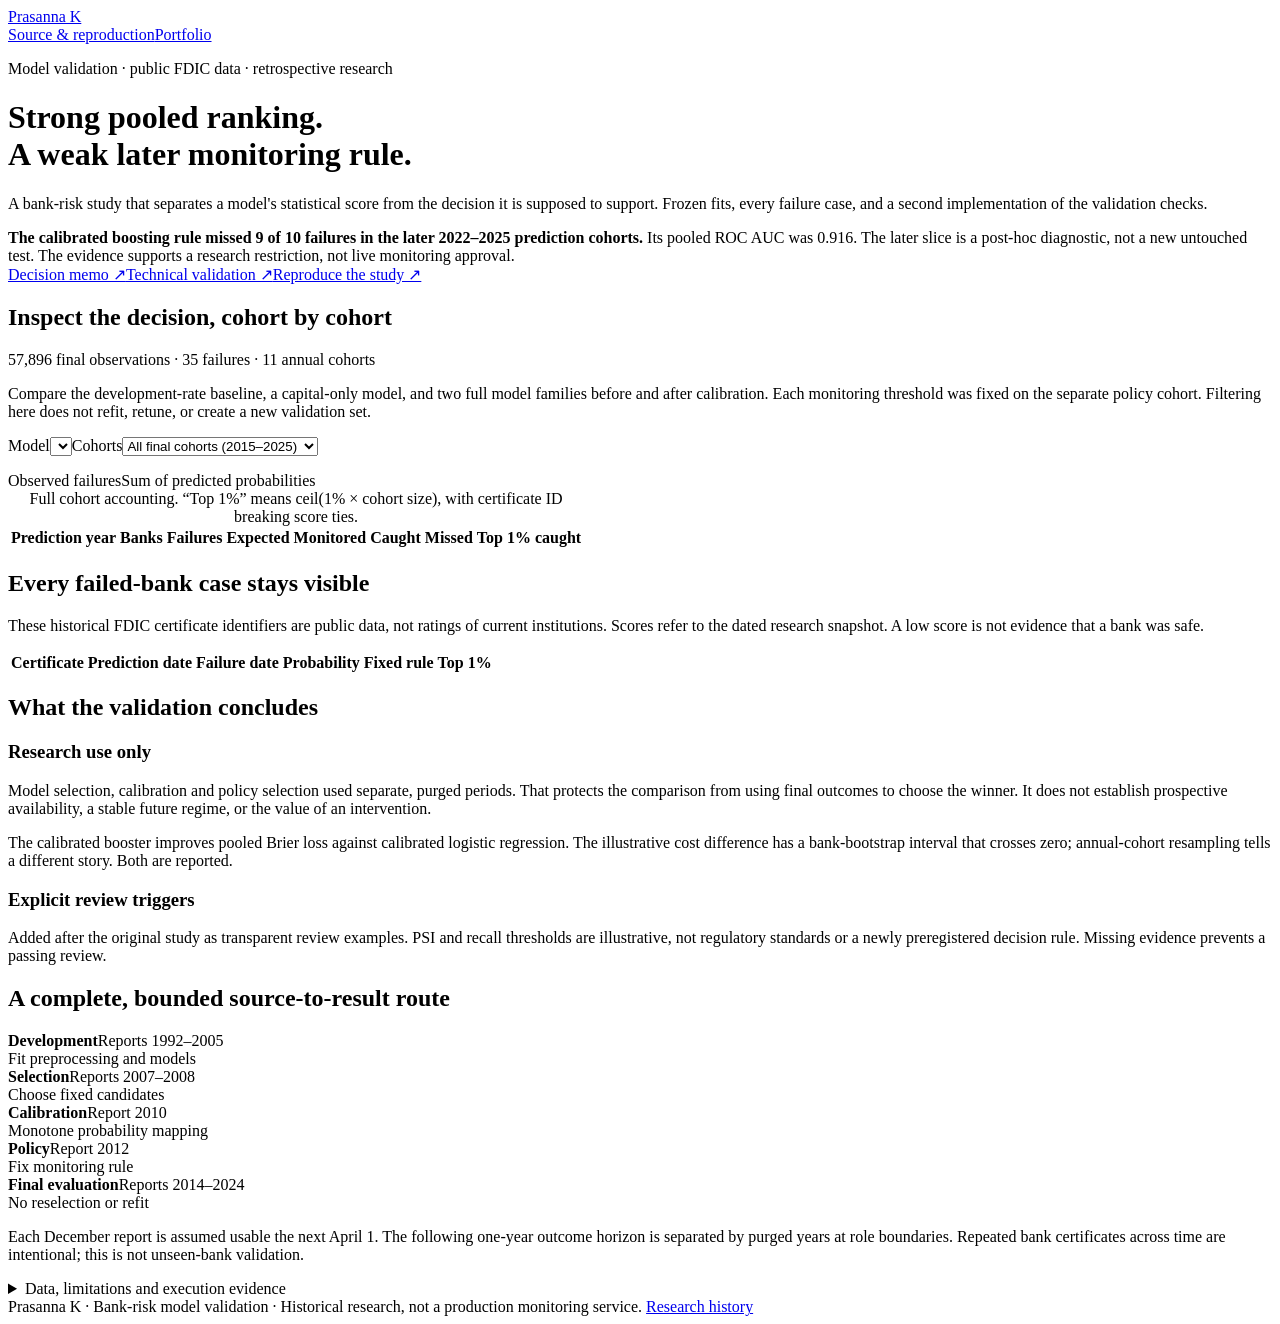
<file: docs/explorer.template.html>
<!doctype html>
<html lang="en">
<head>
<meta charset="utf-8"><meta name="viewport" content="width=device-width,initial-scale=1">
<meta name="description" content="Bank-risk validation: why strong pooled ranking did not make a frozen monitoring rule reliable in later cohorts.">
<title>Bank-risk validation | Prasanna K</title>
<style>__STYLE__</style>
</head>
<body>
<header>
<nav aria-label="Primary"><a class="brand" href="https://github.com/Prasanna-K-123">Prasanna K</a><div><a href="https://github.com/Prasanna-K-123/credit-risk-model-validation">Source &amp; reproduction</a><a href="https://prasanna-k-123.github.io/financial-decision-lab/portfolio.html">Portfolio</a></div></nav>
<p class="eyebrow">Model validation · public FDIC data · retrospective research</p>
<h1>Strong pooled ranking.<br>A weak later monitoring rule.</h1>
<p class="lead">A bank-risk study that separates a model's statistical score from the decision it is supposed to support. Frozen fits, every failure case, and a second implementation of the validation checks.</p>
<div class="warning"><strong>The calibrated boosting rule missed 9 of 10 failures in the later 2022–2025 prediction cohorts.</strong> Its pooled ROC AUC was 0.916. The later slice is a post-hoc diagnostic, not a new untouched test. The evidence supports a research restriction, not live monitoring approval.</div>
<div class="links"><a href="https://github.com/Prasanna-K-123/credit-risk-model-validation/blob/main/reports/DECISION_MEMO.md">Decision memo ↗</a><a href="https://github.com/Prasanna-K-123/credit-risk-model-validation/blob/main/reports/VALIDATION_REPORT.md">Technical validation ↗</a><a href="https://github.com/Prasanna-K-123/credit-risk-model-validation/blob/main/docs/REPRODUCE.md">Reproduce the study ↗</a></div>
</header>
<main>
<noscript><p class="warning">The headline and linked reports are available without JavaScript. Enable JavaScript to filter the cohorts and inspect all failure cases.</p></noscript>
<section class="section" aria-labelledby="explore-title">
<div class="section-title"><h2 id="explore-title">Inspect the decision, cohort by cohort</h2><span class="small muted">57,896 final observations · 35 failures · 11 annual cohorts</span></div>
<p class="muted">Compare the development-rate baseline, a capital-only model, and two full model families before and after calibration. Each monitoring threshold was fixed on the separate policy cohort. Filtering here does not refit, retune, or create a new validation set.</p>
<div class="filters"><label>Model<select id="model" aria-label="Model"></select></label><label>Cohorts<select id="cohort" aria-label="Cohorts"><option value="all">All final cohorts (2015–2025)</option><option value="late">Later diagnostic (2022–2025)</option></select></label></div>
<p id="overall" class="kpi-line"></p>
<div id="cards" class="cards" aria-live="polite"></div>
<div class="chart"><div class="legend"><span>Observed failures</span><span class="expected">Sum of predicted probabilities</span></div><div id="bars" role="img" aria-label="Observed and expected failures by annual prediction cohort"></div></div>
<div class="table-wrap"><table><caption>Full cohort accounting. “Top 1%” means ceil(1% × cohort size), with certificate ID breaking score ties.</caption><thead><tr><th>Prediction year</th><th class="numeric">Banks</th><th class="numeric">Failures</th><th class="numeric">Expected</th><th class="numeric">Monitored</th><th class="numeric">Caught</th><th class="numeric">Missed</th><th class="numeric">Top 1% caught</th></tr></thead><tbody id="annual"></tbody></table></div>
</section>
<section class="section" aria-labelledby="cases-title">
<div class="section-title"><h2 id="cases-title">Every failed-bank case stays visible</h2><span id="case-count" class="small muted"></span></div>
<p class="muted">These historical FDIC certificate identifiers are public data, not ratings of current institutions. Scores refer to the dated research snapshot. A low score is not evidence that a bank was safe.</p>
<div class="table-wrap"><table><thead><tr><th>Certificate</th><th>Prediction date</th><th>Failure date</th><th class="numeric">Probability</th><th>Fixed rule</th><th>Top 1%</th></tr></thead><tbody id="cases"></tbody></table></div>
</section>
<section class="section" aria-labelledby="review-title"><h2 id="review-title">What the validation concludes</h2>
<div class="grid"><div class="box"><h3>Research use only</h3>
<p>Model selection, calibration and policy selection used separate, purged periods. That protects the comparison from using final outcomes to choose the winner. It does not establish prospective availability, a stable future regime, or the value of an intervention.</p>
<p>The calibrated booster improves pooled Brier loss against calibrated logistic regression. The illustrative cost difference has a bank-bootstrap interval that crosses zero; annual-cohort resampling tells a different story. Both are reported.</p><div id="intervals"></div></div>
<div class="box"><h3>Explicit review triggers</h3><span class="badge" id="status"></span><div id="findings"></div>
<p class="small muted">Added after the original study as transparent review examples. PSI and recall thresholds are illustrative, not regulatory standards or a newly preregistered decision rule. Missing evidence prevents a passing review.</p></div></div>
</section>
<section class="section"><h2>A complete, bounded source-to-result route</h2>
<div class="timeline"><div><strong>Development</strong><span>Reports 1992–2005<br>Fit preprocessing and models</span></div><div><strong>Selection</strong><span>Reports 2007–2008<br>Choose fixed candidates</span></div><div><strong>Calibration</strong><span>Report 2010<br>Monotone probability mapping</span></div><div><strong>Policy</strong><span>Report 2012<br>Fix monitoring rule</span></div><div><strong>Final evaluation</strong><span>Reports 2014–2024<br>No reselection or refit</span></div></div>
<p class="small muted">Each December report is assumed usable the next April 1. The following one-year outcome horizon is separated by purged years at role boundaries. Repeated bank certificates across time are intentional; this is not unseen-bank validation.</p>
<details><summary>Data, limitations and execution evidence</summary>
<p>237,253 eligible bank-year observations are rebuilt from 29 annual financial extracts plus institution and failure records. Public frozen source objects and the full prediction file are checksum-verified before reuse. Seven registered fits, two monotone calibrators, policy thresholds, paired bank/year bootstrap and the all-case audit are actually replayed.</p>
<p>Current historical source revisions are not original information vintages. Three-month report availability is assumed. Failure with competing nonfailure exits is not borrower PD, LGD, expected credit loss or IFRS 9 compliance. Rare events, annual cadence, nominal bank-size features and dependence across banks/years limit interpretation. No realized savings, bank deployment or regulatory endorsement is claimed.</p>
<p>Original source, protocol and historical results remain frozen. The independent review added on 28 October 2026 checks metrics, every cohort, all failed-bank cases and feature drift. The <a href="https://github.com/Prasanna-K-123/credit-risk-model-validation/blob/main/reports/execution_receipt.json">execution receipt</a> records the actual run and environment.</p>
<pre>python -m venv .venv
# Activate the environment, then:
python -m pip install -r requirements.txt
python -m pytest -q
python scripts/reproduce.py</pre>
</details></section>
</main>
<footer>Prasanna K · Bank-risk model validation · Historical research, not a production monitoring service. <a href="https://github.com/Prasanna-K-123/credit-risk-model-validation/blob/main/RESEARCH_HISTORY.md">Research history</a></footer>
<script id="evidence" type="application/json">__EVIDENCE_JSON__</script>
<script>__SCRIPT__</script>
</body></html>
</file>
